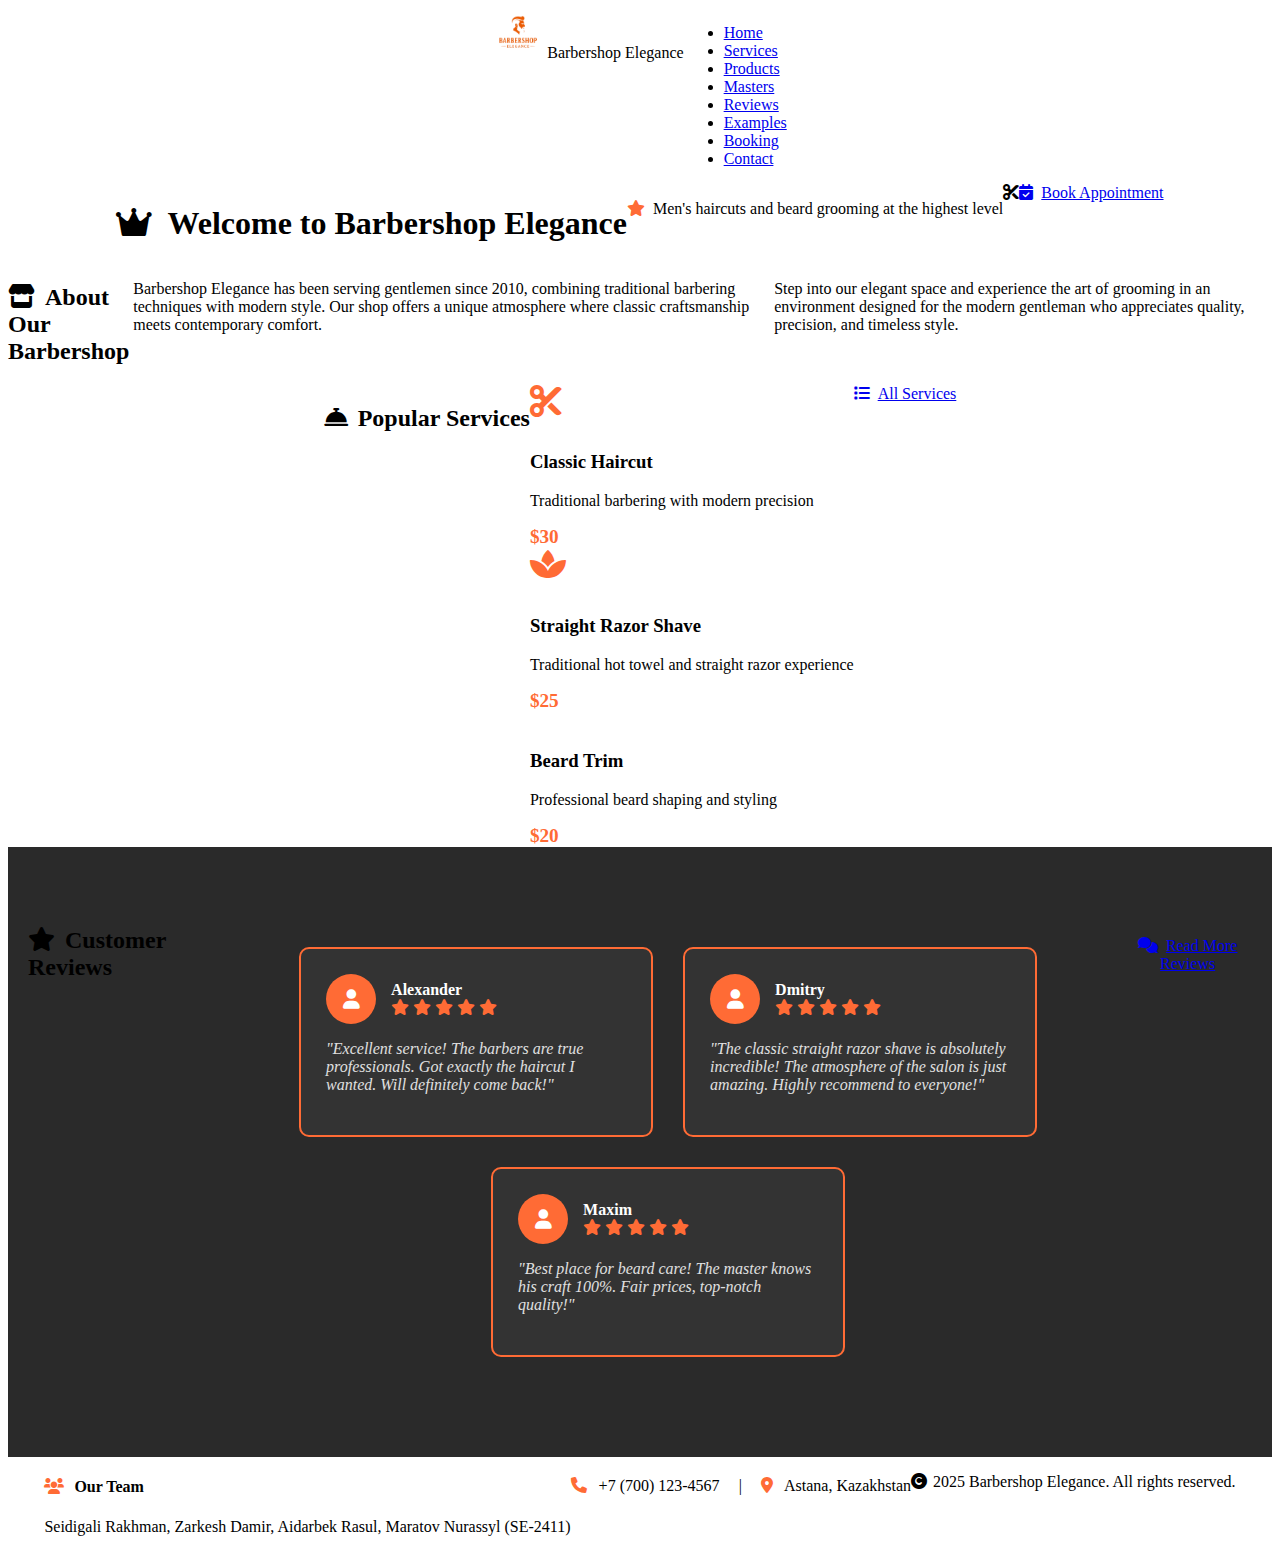
<file: index.html>
<!DOCTYPE html>
<html lang="en">
<head>
    <meta charset="UTF-8">
    <meta name="viewport" content="width=device-width, initial-scale=1.0">
    <title>Barbershop Elegance - Professional Men's Grooming</title>
    <!-- Step 1: Link external CSS file -->
    <link rel="stylesheet" href="style.css">
    <link href="https://fonts.googleapis.com/css2?family=Inter:wght@400;500;600;700&display=swap" rel="stylesheet">
    <link rel="stylesheet" href="https://cdnjs.cloudflare.com/ajax/libs/font-awesome/6.0.0/css/all.min.css">
</head>
<body>
    <!-- Header with ID selector -->
    <header id="main-header">
        <nav class="header-nav container">
            <div class="logo">
                <img src="logotype.png" alt="Barbershop Logo" style="width: 50px; height: 50px;">
                Barbershop Elegance
            </div>
            <!-- Step 6: Navigation Menu -->
            <ul class="nav-menu">
                <li><a href="index.html">Home</a></li>
                <li><a href="services.html">Services</a></li>
                <li><a href="products.html">Products</a></li>
                <li><a href="masters.html">Masters</a></li>
                <li><a href="reviews.html">Reviews</a></li>
                <li><a href="examples.html">Examples</a></li>
                <li><a href="booking.html">Booking</a></li>
                <li><a href="contact.html">Contact</a></li>
            </ul>
        </nav>
    </header>

    <!-- Hero Section with ID -->
    <section id="hero-section">
        <div class="container">
            <h1><i class="fas fa-crown" style="margin-right: 15px;"></i>Welcome to Barbershop Elegance</h1>
            <p><i class="fas fa-star" style="margin-right: 8px; color: #ff6b35;"></i>Men's haircuts and beard grooming at the highest level</p>
            <!-- Step 7: Circular image using border-radius: 50% -->
            <div class="hero-image">
                <i class="fas fa-scissors"></i>
            </div>
            <a href="booking.html" class="btn-primary"><i class="fas fa-calendar-check" style="margin-right: 8px;"></i>Book Appointment</a>
        </div>
    </section>

    <!-- About Section -->
    <section id="about-section">
        <div class="container">
            <h2><i class="fas fa-store" style="margin-right: 10px;"></i>About Our Barbershop</h2>
            <p>Barbershop Elegance has been serving gentlemen since 2010, combining traditional barbering techniques with modern style. Our shop offers a unique atmosphere where classic craftsmanship meets contemporary comfort.</p>
            <p>Step into our elegant space and experience the art of grooming in an environment designed for the modern gentleman who appreciates quality, precision, and timeless style.</p>
            <!-- Step 7: Image styling -->
            <div class="about-image"></div>
        </div>
    </section>

    <!-- Services Section -->
    <section class="services-section">
        <div class="container">
            <h2><i class="fas fa-concierge-bell" style="margin-right: 10px;"></i>Popular Services</h2>
            <!-- Step 5: Box Model with margin, padding, border -->
            <div class="service-grid">
                <div class="service-card">
                    <i class="fas fa-cut" style="font-size: 2rem; color: #ff6b35; margin-bottom: 1rem;"></i>
                    <h3>Classic Haircut</h3>
                    <p>Traditional barbering with modern precision</p>
                    <span style="font-size: 1.2rem; font-weight: bold; color: #ff6b35;">$30</span>
                </div>
                <div class="service-card">
                    <i class="fas fa-spa" style="font-size: 2rem; color: #ff6b35; margin-bottom: 1rem;"></i>
                    <h3>Straight Razor Shave</h3>
                    <p>Traditional hot towel and straight razor experience</p>
                    <span style="font-size: 1.2rem; font-weight: bold; color: #ff6b35;">$25</span>
                </div>
                <div class="service-card">
                    <i class="fas fa-beard" style="font-size: 2rem; color: #ff6b35; margin-bottom: 1rem;"></i>
                    <h3>Beard Trim</h3>
                    <p>Professional beard shaping and styling</p>
                    <span style="font-size: 1.2rem; font-weight: bold; color: #ff6b35;">$20</span>
                </div>
            </div>
            <div style="text-align: center;">
                <a href="services.html" class="btn-secondary"><i class="fas fa-list" style="margin-right: 8px;"></i>All Services</a>
            </div>
        </div>
    </section>

    <!-- Reviews Section -->
    <section style="padding: 60px 20px; background-color: #2a2a2a;">
        <div class="container">
            <h2><i class="fas fa-star" style="margin-right: 10px;"></i>Customer Reviews</h2>
            <!-- Reviews Grid -->
            <div style="display: flex; flex-wrap: wrap; justify-content: center; gap: 30px; margin: 40px 0;">
                <!-- Review 1 -->
                <div style="background: #333333; padding: 25px; border-radius: 10px; max-width: 300px; border: 2px solid #ff6b35;">
                    <div style="display: flex; align-items: center; margin-bottom: 15px;">
                        <div style="width: 50px; height: 50px; background-color: #ff6b35; border-radius: 50%; display: flex; align-items: center; justify-content: center; margin-right: 15px;">
                            <i class="fas fa-user" style="color: white; font-size: 1.2rem;"></i>
                        </div>
                        <div>
                            <h4 style="color: white; margin: 0;">Alexander</h4>
                            <div style="color: #ff6b35;">
                                <i class="fas fa-star"></i>
                                <i class="fas fa-star"></i>
                                <i class="fas fa-star"></i>
                                <i class="fas fa-star"></i>
                                <i class="fas fa-star"></i>
                            </div>
                        </div>
                    </div>
                    <p style="color: #e0e0e0; font-style: italic;">"Excellent service! The barbers are true professionals. Got exactly the haircut I wanted. Will definitely come back!"</p>
                </div>

                <!-- Review 2 -->
                <div style="background: #333333; padding: 25px; border-radius: 10px; max-width: 300px; border: 2px solid #ff6b35;">
                    <div style="display: flex; align-items: center; margin-bottom: 15px;">
                        <div style="width: 50px; height: 50px; background-color: #ff6b35; border-radius: 50%; display: flex; align-items: center; justify-content: center; margin-right: 15px;">
                            <i class="fas fa-user" style="color: white; font-size: 1.2rem;"></i>
                        </div>
                        <div>
                            <h4 style="color: white; margin: 0;">Dmitry</h4>
                            <div style="color: #ff6b35;">
                                <i class="fas fa-star"></i>
                                <i class="fas fa-star"></i>
                                <i class="fas fa-star"></i>
                                <i class="fas fa-star"></i>
                                <i class="fas fa-star"></i>
                            </div>
                        </div>
                    </div>
                    <p style="color: #e0e0e0; font-style: italic;">"The classic straight razor shave is absolutely incredible! The atmosphere of the salon is just amazing. Highly recommend to everyone!"</p>
                </div>

                <!-- Review 3 -->
                <div style="background: #333333; padding: 25px; border-radius: 10px; max-width: 300px; border: 2px solid #ff6b35;">
                    <div style="display: flex; align-items: center; margin-bottom: 15px;">
                        <div style="width: 50px; height: 50px; background-color: #ff6b35; border-radius: 50%; display: flex; align-items: center; justify-content: center; margin-right: 15px;">
                            <i class="fas fa-user" style="color: white; font-size: 1.2rem;"></i>
                        </div>
                        <div>
                            <h4 style="color: white; margin: 0;">Maxim</h4>
                            <div style="color: #ff6b35;">
                                <i class="fas fa-star"></i>
                                <i class="fas fa-star"></i>
                                <i class="fas fa-star"></i>
                                <i class="fas fa-star"></i>
                                <i class="fas fa-star"></i>
                            </div>
                        </div>
                    </div>
                    <p style="color: #e0e0e0; font-style: italic;">"Best place for beard care! The master knows his craft 100%. Fair prices, top-notch quality!"</p>
                </div>
            </div>
            
            <div style="text-align: center; margin-top: 30px;">
                <a href="reviews.html" class="btn-secondary"><i class="fas fa-comments" style="margin-right: 8px;"></i>Read More Reviews</a>
            </div>
        </div>
    </section>

    <!-- Footer -->
    <footer class="footer-section">
        <div class="container">
            <div class="team-section">
                <h4><i class="fas fa-users" style="margin-right: 10px; color: #ff6b35;"></i>Our Team</h4>
                <p>Seidigali Rakhman, Zarkesh Damir, Aidarbek Rasul, Maratov Nurassyl (SE-2411)</p>
            </div>
            <div style="margin: 20px 0;">
                <i class="fas fa-phone" style="color: #ff6b35; margin-right: 8px;"></i>
                <span>+7 (700) 123-4567</span>
                <span style="margin: 0 15px;">|</span>
                <i class="fas fa-map-marker-alt" style="color: #ff6b35; margin-right: 8px;"></i>
                <span>Astana, Kazakhstan</span>
            </div>
            <p><i class="fas fa-copyright" style="margin-right: 5px;"></i>2025 Barbershop Elegance. All rights reserved.</p>
        </div>
    </footer>
</body>
</html>
</file>
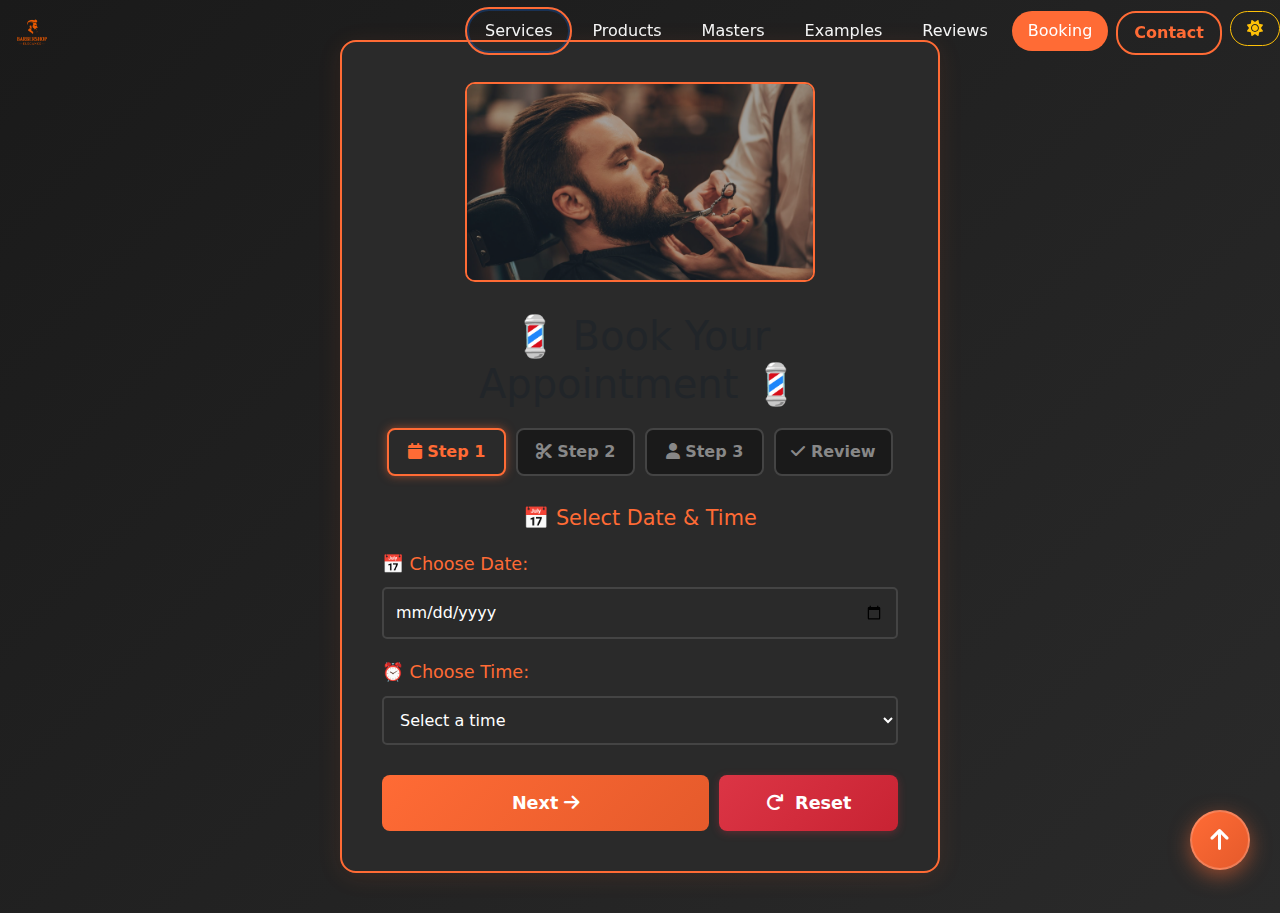
<file: booking.html>
<!DOCTYPE html>
<html lang="en">
<head>
    <meta charset="UTF-8">
    <meta name="viewport" content="width=device-width, initial-scale=1.0">
    <title>Booking - Barbershop Elegance</title>
    <link href="https://cdn.jsdelivr.net/npm/bootstrap@5.3.0/dist/css/bootstrap.min.css" rel="stylesheet">
    <link rel="stylesheet" href="style.css">
    <link class = "icon" rel = "shortcut icon" href = "logotype.png" type = "image/x-icon">
    <link rel="stylesheet" href="https://cdnjs.cloudflare.com/ajax/libs/font-awesome/6.0.0/css/all.min.css">
    <!-- jQuery CDN -->
    <script src="https://ajax.googleapis.com/ajax/libs/jquery/3.7.1/jquery.min.js"></script>
    <script src="accordeon_date.js"></script>
    <style>
        .booking-container {
            display: flex;
            flex-direction: column;
            align-items: center;
            max-width: 600px;
            margin: 40px auto;
            background: #2a2a2a;
            border: 2px solid #ff6b35;
            border-radius: 16px;
            padding: 40px;
            box-shadow: 0 4px 24px rgba(255, 107, 53, 0.1);
        }
        
        .booking-image {
            width: 100%;
            max-width: 350px;
            height: 200px;
            object-fit: cover;
            border-radius: 10px;
            margin-bottom: 30px;
            border: 2px solid #ff6b35;
        }
        
        .booking-form {
            width: 100%;
        }
        
        /* Multi-step form styles */
        .form-step {
            display: none;
            animation: fadeIn 0.5s ease-in;
        }
        
        .form-step.active {
            display: block;
        }
        
        @keyframes fadeIn {
            from {
                opacity: 0;
                transform: translateX(20px);
            }
            to {
                opacity: 1;
                transform: translateX(0);
            }
        }
        
        .step-indicator {
            display: flex;
            justify-content: space-between;
            margin-bottom: 30px;
            width: 100%;
        }
        
        .step {
            flex: 1;
            text-align: center;
            padding: 10px;
            background: #1a1a1a;
            border: 2px solid #444;
            border-radius: 8px;
            margin: 0 5px;
            color: #888;
            font-weight: 600;
            transition: all 0.3s ease;
        }
        
        .step.completed {
            background: #ff6b35;
            border-color: #ff6b35;
            color: white;
        }
        
        .step.active {
            background: #2a2a2a;
            border-color: #ff6b35;
            color: #ff6b35;
            box-shadow: 0 0 10px rgba(255, 107, 53, 0.5);
        }
        
        .booking-form label {
            display: block;
            color: #ff6b35;
            margin-top: 15px;
            margin-bottom: 5px;
            font-weight: 500;
            font-size: 1.1rem;
        }
        
        .booking-form input,
        .booking-form select {
            width: 100%;
            padding: 12px;
            border: 2px solid #444;
            border-radius: 5px;
            margin: 5px 0;
            background-color: #2a2a2a;
            color: white;
            font-size: 1rem;
        }
        
        .booking-form select option {
            background-color: #2a2a2a;
            color: white;
        }
        
        .booking-form input:focus,
        .booking-form select:focus {
            border-color: #ff6b35;
            outline: none;
            box-shadow: 0 0 5px rgba(255, 107, 53, 0.3);
        }
        
        .form-navigation {
            display: flex;
            justify-content: space-between;
            align-items: center;
            margin-top: 25px;
            gap: 10px;
            flex-wrap: wrap;
        }
        
        .form-navigation button {
            flex: 1;
            min-width: 120px;
            padding: 15px;
            font-size: 1.1rem;
            font-weight: 600;
            border: none;
            border-radius: 8px;
            cursor: pointer;
            transition: all 0.3s ease;
        }
        
        .btn-prev {
            background: #444;
            color: white;
        }
        
        .btn-prev:hover {
            background: #555;
            transform: translateY(-2px);
        }
        
        .btn-next,
        .btn-submit {
            background: linear-gradient(135deg, #ff6b35 0%, #e55a2b 100%);
            color: white;
        }
        
        .btn-next:hover,
        .btn-submit:hover {
            transform: translateY(-2px);
            box-shadow: 0 4px 15px rgba(255, 107, 53, 0.4);
        }
        
        .btn-next:disabled,
        .btn-submit:disabled {
            background: #666;
            cursor: not-allowed;
            transform: none;
        }
        
        .btn-reset {
            background: linear-gradient(135deg, #dc3545 0%, #c82333 100%);
            color: white;
            border: none;
            padding: 15px;
            border-radius: 8px;
            font-weight: 600;
            cursor: pointer;
            transition: all 0.3s ease;
            box-shadow: 0 2px 8px rgba(220, 53, 69, 0.3);
            flex: 0.5 !important;
            font-size: 1rem;
        }
        
        .btn-reset:hover {
            transform: translateY(-2px);
            box-shadow: 0 4px 15px rgba(220, 53, 69, 0.5);
            background: linear-gradient(135deg, #c82333 0%, #bd2130 100%);
        }
        
        .btn-reset:active {
            transform: scale(0.95);
            box-shadow: 0 2px 8px rgba(220, 53, 69, 0.3);
        }
        
        .btn-reset i {
            margin-right: 5px;
        }
        
        .step-title {
            text-align: center;
            color: #ff6b35;
            margin-bottom: 20px;
            font-size: 1.3rem;
        }
        
        .summary-section {
            background: #1a1a1a;
            padding: 20px;
            border-radius: 10px;
            border: 2px solid #ff6b35;
            margin-top: 20px;
        }
        
        .summary-item {
            display: flex;
            justify-content: space-between;
            padding: 10px 0;
            border-bottom: 1px solid #444;
            color: #f5f5f5;
        }
        
        .summary-item:last-child {
            border-bottom: none;
        }
        
        .summary-label {
            color: #ff6b35;
            font-weight: 600;
        }
        
        /* Copy to Clipboard Button Styles */
        .copy-booking-btn {
            display: inline-flex;
            align-items: center;
            gap: 8px;
            background: linear-gradient(135deg, #28a745 0%, #218838 100%);
            color: white;
            border: none;
            padding: 12px 24px;
            border-radius: 8px;
            font-size: 1rem;
            font-weight: 600;
            cursor: pointer;
            transition: all 0.3s ease;
            margin-top: 20px;
            box-shadow: 0 2px 8px rgba(40, 167, 69, 0.3);
            width: 100%;
            justify-content: center;
        }
        
        .copy-booking-btn:hover {
            background: linear-gradient(135deg, #218838 0%, #1e7e34 100%);
            transform: translateY(-2px);
            box-shadow: 0 4px 15px rgba(40, 167, 69, 0.5);
        }
        
        .copy-booking-btn.copied {
            background: linear-gradient(135deg, #17a2b8 0%, #138496 100%);
            animation: pulse 0.5s ease;
        }
        
        .copy-booking-btn i {
            font-size: 1.1rem;
        }
        
        @keyframes pulse {
            0%, 100% {
                transform: scale(1);
            }
            50% {
                transform: scale(1.05);
            }
        }
        
        /* Tooltip for Copy Button */
        .copy-tooltip {
            position: relative;
        }
        
        .copy-tooltip-text {
            visibility: hidden;
            background-color: #555;
            color: #fff;
            text-align: center;
            padding: 8px 12px;
            border-radius: 6px;
            position: absolute;
            z-index: 1;
            bottom: 125%;
            left: 50%;
            transform: translateX(-50%);
            opacity: 0;
            transition: opacity 0.3s, visibility 0.3s;
            white-space: nowrap;
            font-size: 0.9rem;
            box-shadow: 0 2px 8px rgba(0,0,0,0.3);
        }
        
        .copy-tooltip-text::after {
            content: "";
            position: absolute;
            top: 100%;
            left: 50%;
            margin-left: -5px;
            border-width: 5px;
            border-style: solid;
            border-color: #555 transparent transparent transparent;
        }
        
        .copy-tooltip-text.show {
            visibility: visible;
            opacity: 1;
        }
        
        @media (max-width: 768px) {
            .booking-container {
                margin: 20px;
                padding: 30px 20px;
            }
            
            .step {
                font-size: 0.8rem;
                padding: 8px 5px;
            }
            
            .form-navigation {
                flex-direction: column;
            }
            
            .form-navigation button {
                width: 100%;
                margin-bottom: 10px;
            }
            
            .btn-reset {
                flex: 1 !important;
                order: 3;
            }
            
            .btn-prev {
                order: 1;
            }
            
            .btn-next,
            .btn-submit {
                order: 2;
            }
            
        }
        
        
        .summary-item {
            font-size: 0.9rem;
        }
        
        .copy-booking-btn {
            font-size: 0.9rem;
            padding: 10px 20px;
        }
        
        .copy-tooltip-text {
            font-size: 0.8rem;
            padding: 6px 10px;
        }
    </style>
</head>
<body>
    <nav class="navbar navbar-expand-lg navbar-dark fixed-top">
        <div class="container">
            <a class="navbar-brand" href="index.html">
                <img src="logotype.png" alt="Barbershop Elegance Logo" height="40">
            </a>
        </div>
        <button class="navbar-toggler" type="button" data-bs-toggle="collapse" data-bs-target="#navbarNav">
            <span class="navbar-toggler-icon"></span>
        </button>
        <div class="collapse navbar-collapse" id="navbarNav">
            <ul class="navbar-nav ms-auto">
                <li class="nav-item me-2">
                    <a class="nav-link px-3 py-2" href="services.html" 
                       style="color: #f5f5f5 !important; font-weight: 500; border-radius: 20px; transition: all 0.3s ease;"
                       onmouseover="this.style.backgroundColor='#ff6b35';" 
                       onmouseout="this.style.backgroundColor='transparent';">Services</a>
                    </li>
                    <li class="nav-item me-2">
                        <a class="nav-link px-3 py-2" href="products.html" 
                           style="color: #f5f5f5 !important; font-weight: 500; border-radius: 20px; transition: all 0.3s ease;"
                           onmouseover="this.style.backgroundColor='#ff6b35';" 
                           onmouseout="this.style.backgroundColor='transparent';">Products</a>
                    </li>
                    <li class="nav-item me-2">
                        <a class="nav-link px-3 py-2" href="masters.html" 
                           style="color: #f5f5f5 !important; font-weight: 500; border-radius: 20px; transition: all 0.3s ease;"
                           onmouseover="this.style.backgroundColor='#ff6b35';" 
                           onmouseout="this.style.backgroundColor='transparent';">Masters</a>
                    </li>
                    <li class="nav-item me-2">
                        <a class="nav-link px-3 py-2" href="examples.html" 
                           style="color: #f5f5f5 !important; font-weight: 500; border-radius: 20px; transition: all 0.3s ease;"
                           onmouseover="this.style.backgroundColor='#ff6b35';" 
                           onmouseout="this.style.backgroundColor='transparent';">Examples</a>
                    </li>
                    <li class="nav-item me-2">
                        <a class="nav-link px-3 py-2" href="reviews.html" 
                           style="color: #f5f5f5 !important; font-weight: 500; border-radius: 20px; transition: all 0.3s ease;"
                           onmouseover="this.style.backgroundColor='#ff6b35';" 
                           onmouseout="this.style.backgroundColor='transparent';">Reviews</a>
                    </li>
                    <li class="nav-item me-2">
                        <a class="nav-link active px-3 py-2" aria-current="page" href="booking.html" 
                           style="border-radius: 20px; background-color: #ff6b35; color: white !important; font-weight: 500;">Booking</a>
                    </li>
                    <li class="nav-item">
                        <a class="nav-link px-3 py-2" href="contact.html" 
                           style="border: 2px solid #ff6b35; border-radius: 20px; color: #ff6b35 !important; font-weight: 600; transition: all 0.3s ease;"
                           onmouseover="this.style.backgroundColor='#ff6b35'; this.style.color='white';" 
                           onmouseout="this.style.backgroundColor='transparent'; this.style.color='#ff6b35';">Contact</a>
                    </li>
                    <li class="nav-item ms-2">
                        <button id="theme-toggle" class="btn btn-outline-warning px-3 py-2" 
                                style="border-radius: 20px; font-weight: 500; transition: all 0.3s ease; line-height: 1;"
                                aria-label="Toggle theme">
                            <i class="fas fa-sun" id="theme-icon"></i>
                        </button>
                    </li>
                </ul>
            </div>
        </div>
    </nav>
    
    <div class="booking-container">
        <img src="booking.png" 
             alt="Barbershop Booking" 
             class="booking-image">
        <h1 style="margin-bottom: 20px; text-align: center;">💈 Book Your Appointment 💈</h1>
        
        <!-- Step Indicator -->
        <div class="step-indicator">
            <div class="step active" id="step-indicator-1">
                <i class="fas fa-calendar"></i> Step 1
            </div>
            <div class="step" id="step-indicator-2">
                <i class="fas fa-cut"></i> Step 2
            </div>
            <div class="step" id="step-indicator-3">
                <i class="fas fa-user"></i> Step 3
            </div>
            <div class="step" id="step-indicator-4">
                <i class="fas fa-check"></i> Review
            </div>
        </div>
        
        <form class="booking-form" id="multiStepForm">
            <!-- Step 1: Date & Time -->
            <div class="form-step active" id="step-1">
                <h3 class="step-title">📅 Select Date & Time</h3>
                
                <label for="date">📅 Choose Date:</label>
                <input type="date" id="date" name="date" required>

                <label for="time">⏰ Choose Time:</label>
                <select id="time" name="time" required>
                    <option value="">Select a time</option>
                </select>
                
                <div class="form-navigation">
                    <button type="button" class="btn-next" onclick="nextStep(1)">
                        Next <i class="fas fa-arrow-right"></i>
                    </button>
                    <button type="button" class="btn-reset" onclick="resetForm()">
                        <i class="fas fa-redo"></i> Reset
                    </button>
                </div>
            </div>

            <!-- Step 2: Service Selection -->
            <div class="form-step" id="step-2">
                <h3 class="step-title">✂️ Choose Your Service</h3>
                
                <label for="service">✂️ Service:</label>
                <select id="service" name="service" required>
                    <option value="">Select a service</option>
                    <option value="haircut">💇 Classic Haircut - $30</option>
                    <option value="shave">🪒 Straight Razor Shave - $25</option>
                    <option value="beard-trim">🧔 Beard Trim & Shape - $20</option>
                    <option value="combo">💇🪒 Haircut & Shave Combo - $45</option>
                    <option value="facial">😌 Anti-Stress Facial - $35</option>
                </select>
                
                <label for="barber">👨‍💼 Preferred Barber (Optional):</label>
                <select id="barber" name="barber">
                    <option value="">No preference</option>
                    <option value="alexander">Alexander Thompson</option>
                    <option value="marcus">Marcus Johnson</option>
                    <option value="james">James Wilson</option>
                    <option value="brandon">Brandon Mitchell</option>
                    <option value="tyler">Tyler Anderson</option>
                    <option value="alex">Alex Turner 🎸</option>
                </select>
                
                <div class="form-navigation">
                    <button type="button" class="btn-prev" onclick="prevStep(2)">
                        <i class="fas fa-arrow-left"></i> Back
                    </button>
                    <button type="button" class="btn-next" onclick="nextStep(2)">
                        Next <i class="fas fa-arrow-right"></i>
                    </button>
                    <button type="button" class="btn-reset" onclick="resetForm()">
                        <i class="fas fa-redo"></i> Reset
                    </button>
                </div>
            </div>

            <!-- Step 3: Personal Information -->
            <div class="form-step" id="step-3">
                <h3 class="step-title">👤 Your Information</h3>
                
                <label for="name">👤 Full Name:</label>
                <input type="text" id="name" name="name" required placeholder="John Doe">

                <label for="phone">📞 Phone Number:</label>
                <input type="tel" id="phone" name="phone" required placeholder="+1 (555) 123-4567">
                
                <label for="email">📧 Email (Optional):</label>
                <input type="email" id="email" name="email" placeholder="john@example.com">
                
                <label for="notes">📝 Special Requests (Optional):</label>
                <textarea id="notes" name="notes" rows="3" 
                          style="width: 100%; padding: 12px; border: 2px solid #444; border-radius: 5px; background-color: #2a2a2a; color: white; font-size: 1rem; resize: vertical;"
                          placeholder="Any special requests or notes..."></textarea>
                
                <div class="form-navigation">
                    <button type="button" class="btn-prev" onclick="prevStep(3)">
                        <i class="fas fa-arrow-left"></i> Back
                    </button>
                    <button type="button" class="btn-next" onclick="nextStep(3)">
                        Next <i class="fas fa-arrow-right"></i>
                    </button>
                    <button type="button" class="btn-reset" onclick="resetForm()">
                        <i class="fas fa-redo"></i> Reset
                    </button>
                </div>
            </div>

            <!-- Step 4: Review & Submit -->
            <div class="form-step" id="step-4">
                <h3 class="step-title">✅ Review Your Booking</h3>
                
                <div class="summary-section">
                    <div class="summary-item">
                        <span class="summary-label">� Date:</span>
                        <span id="summary-date">-</span>
                    </div>
                    <div class="summary-item">
                        <span class="summary-label">⏰ Time:</span>
                        <span id="summary-time">-</span>
                    </div>
                    <div class="summary-item">
                        <span class="summary-label">✂️ Service:</span>
                        <span id="summary-service">-</span>
                    </div>
                    <div class="summary-item">
                        <span class="summary-label">👨‍💼 Barber:</span>
                        <span id="summary-barber">-</span>
                    </div>
                    <div class="summary-item">
                        <span class="summary-label">👤 Name:</span>
                        <span id="summary-name">-</span>
                    </div>
                    <div class="summary-item">
                        <span class="summary-label">📞 Phone:</span>
                        <span id="summary-phone">-</span>
                    </div>
                    <div class="summary-item" id="summary-email-row" style="display: none;">
                        <span class="summary-label">📧 Email:</span>
                        <span id="summary-email">-</span>
                    </div>
                    <div class="summary-item" id="summary-notes-row" style="display: none;">
                        <span class="summary-label">📝 Notes:</span>
                        <span id="summary-notes">-</span>
                    </div>
                </div>
                
                <!-- Copy to Clipboard Button -->
                <div class="copy-tooltip">
                    <button type="button" class="copy-booking-btn" id="copyBookingBtn">
                        <i class="fas fa-copy"></i>
                        <span id="copyBtnText">Copy Booking Info</span>
                    </button>
                    <span class="copy-tooltip-text" id="copyTooltip">Copied to clipboard!</span>
                </div>
                
                <div class="form-navigation">
                    <button type="button" class="btn-prev" onclick="prevStep(4)">
                        <i class="fas fa-arrow-left"></i> Back
                    </button>
                    <button type="submit" class="btn-submit">
                        <i class="fas fa-check-circle"></i> Confirm Booking
                    </button>
                    <button type="button" class="btn-reset" onclick="resetForm()">
                        <i class="fas fa-redo"></i> Reset
                    </button>
                </div>
            </div>
        </form>
    </div>

        <!-- Bootstrap 5.3 JS -->
    <script src="https://cdn.jsdelivr.net/npm/bootstrap@5.3.0/dist/js/bootstrap.bundle.min.js"></script>
    <!-- jQuery Features Script (Toast Notifications) -->
    <script src="jquery-features.js"></script>
    <!-- Booking Form Validation -->
    <script src="booking_validate.js"></script>
    <!-- Multi-Step Form -->
    <script src="multistep_form.js"></script>
    <!-- Reset Form Function -->
    <script src="reset_form.js"></script>
    <!-- Copy to Clipboard (jQuery) -->
    <script src="booking_copy.js"></script>
    <!-- Theme Toggle -->
    <script src="theme-toggle.js"></script>
    <script>
    document.body.style.background = "linear-gradient(135deg, #1a1a1a 0%, #2a2a2a 100%)";
    </script>
</body>
</html>

</html>
</file>
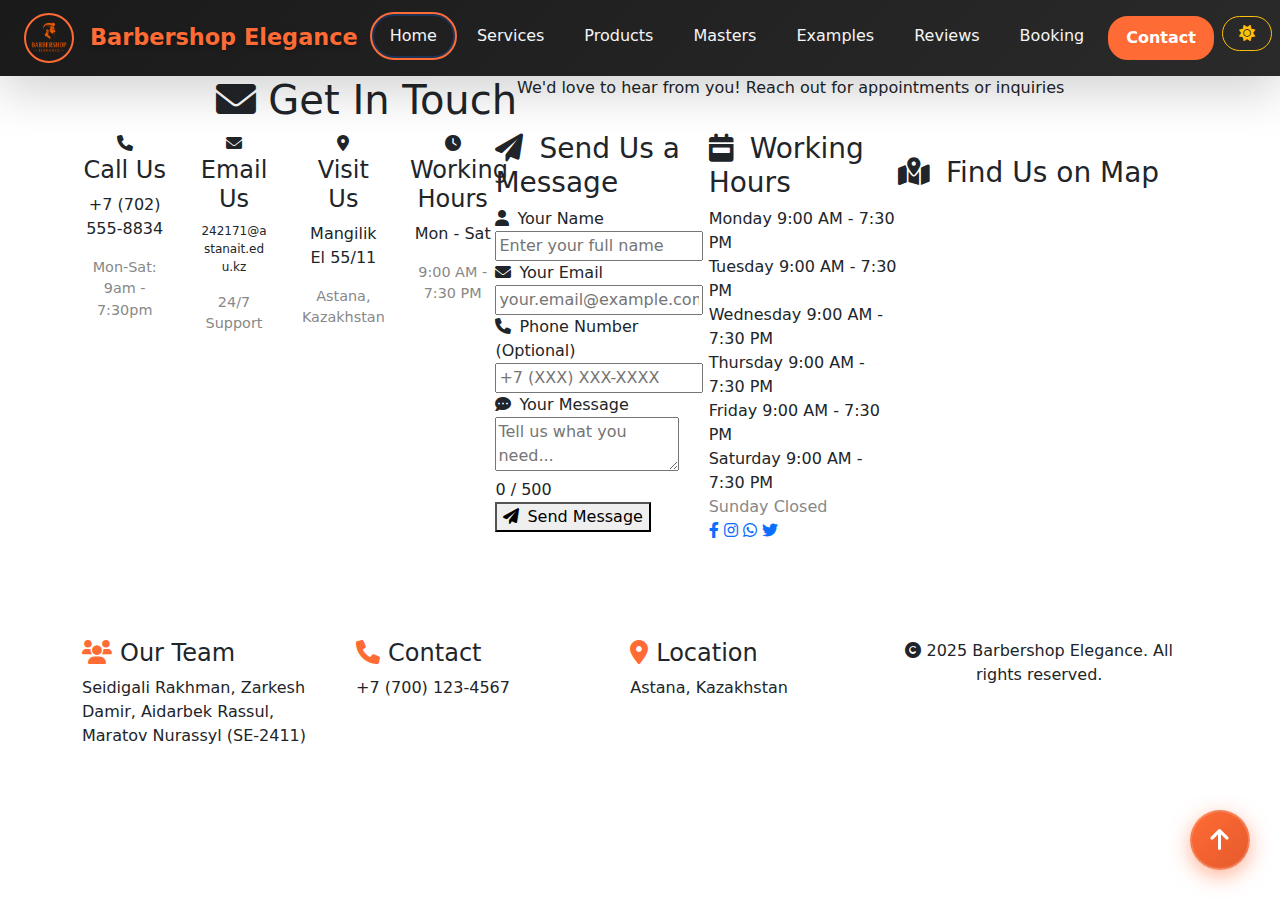
<file: contact.html>
<!DOCTYPE html>
<html lang="en">
<head>
    <meta charset="UTF-8">
    <meta name="viewport" content="width=device-width, initial-scale=1.0">
    <title>Contact Us - Barbershop Elegance</title>
    <!-- Bootstrap 5.3 CSS -->
    <link href="https://cdn.jsdelivr.net/npm/bootstrap@5.3.0/dist/css/bootstrap.min.css" rel="stylesheet">
    <!-- External CSS file -->
    <link rel="stylesheet" href="style.css">
    <link class="icon" rel="shortcut icon" href="logotype.png" type="image/x-icon">
    <link rel="stylesheet" href="https://cdnjs.cloudflare.com/ajax/libs/font-awesome/6.0.0/css/all.min.css">
    <!-- jQuery CDN -->
    <script src="https://ajax.googleapis.com/ajax/libs/jquery/3.7.1/jquery.min.js"></script>
<body>
    <!-- Enhanced Bootstrap Navigation Bar (Task 5) -->
    <nav class="navbar navbar-expand-lg navbar-dark shadow-lg" role="navigation" aria-label="Main navigation"
         style="background: linear-gradient(135deg, #1a1a1a 0%, #2a2a2a 100%);">
        <div class="container-fluid px-4 justify-content-between">
            <a class="navbar-brand d-flex align-items-center" href="index.html" 
               style="font-size: 1.4rem; font-weight: bold;" aria-label="Barbershop Elegance - Home">
                <img src="logotype.png" alt="Barbershop Elegance Logo" 
                     style="width: 50px; height: 50px; border-radius: 50%; border: 2px solid #ff6b35;" class="me-3">
                <span style="color: #ff6b35; text-shadow: 0 2px 4px rgba(0,0,0,0.3);">Barbershop Elegance</span>
            </a>
            <button class="navbar-toggler border-0" type="button" data-bs-toggle="collapse" data-bs-target="#navbarNav" 
                    aria-controls="navbarNav" aria-expanded="false" aria-label="Toggle navigation menu"
                    style="border-radius: 8px; background-color: #ff6b35;">
                <span class="navbar-toggler-icon"></span>
            </button>
            <div class="collapse navbar-collapse justify-content-end" id="navbarNav">
                <ul class="navbar-nav">
                    <li class="nav-item me-2">
                        <a class="nav-link px-3 py-2" href="index.html" 
                           style="color: #f5f5f5 !important; font-weight: 500; border-radius: 20px; transition: all 0.3s ease;"
                           onmouseover="this.style.backgroundColor='#ff6b35';" 
                           onmouseout="this.style.backgroundColor='transparent';">Home</a>
                    </li>
                    <li class="nav-item me-2">
                        <a class="nav-link px-3 py-2" href="services.html" 
                           style="color: #f5f5f5 !important; font-weight: 500; border-radius: 20px; transition: all 0.3s ease;"
                           onmouseover="this.style.backgroundColor='#ff6b35';" 
                           onmouseout="this.style.backgroundColor='transparent';">Services</a>
                    </li>
                    <li class="nav-item me-2">
                        <a class="nav-link px-3 py-2" href="products.html" 
                           style="color: #f5f5f5 !important; font-weight: 500; border-radius: 20px; transition: all 0.3s ease;"
                           onmouseover="this.style.backgroundColor='#ff6b35';" 
                           onmouseout="this.style.backgroundColor='transparent';">Products</a>
                    </li>
                    <li class="nav-item me-2">
                        <a class="nav-link px-3 py-2" href="masters.html" 
                           style="color: #f5f5f5 !important; font-weight: 500; border-radius: 20px; transition: all 0.3s ease;"
                           onmouseover="this.style.backgroundColor='#ff6b35';" 
                           onmouseout="this.style.backgroundColor='transparent';">Masters</a>
                    </li>
                    <li class="nav-item me-2">
                        <a class="nav-link px-3 py-2" href="examples.html" 
                           style="color: #f5f5f5 !important; font-weight: 500; border-radius: 20px; transition: all 0.3s ease;"
                           onmouseover="this.style.backgroundColor='#ff6b35';" 
                           onmouseout="this.style.backgroundColor='transparent';">Examples</a>
                    </li>
                    <li class="nav-item me-2">
                        <a class="nav-link px-3 py-2" href="reviews.html" 
                           style="color: #f5f5f5 !important; font-weight: 500; border-radius: 20px; transition: all 0.3s ease;"
                           onmouseover="this.style.backgroundColor='#ff6b35';" 
                           onmouseout="this.style.backgroundColor='transparent';">Reviews</a>
                    </li>
                    <li class="nav-item me-2">
                        <a class="nav-link px-3 py-2" href="booking.html" 
                           style="color: #f5f5f5 !important; font-weight: 500; border-radius: 20px; transition: all 0.3s ease;"
                           onmouseover="this.style.backgroundColor='#ff6b35';" 
                           onmouseout="this.style.backgroundColor='transparent';">Booking</a>
                    </li>
                    <li class="nav-item">
                        <a class="nav-link active px-3 py-2" aria-current="page" href="contact.html" 
                           style="border: 2px solid #ff6b35; border-radius: 20px; background-color: #ff6b35; color: white !important; font-weight: 600;">Contact</a>
                    </li>
                    <li class="nav-item ms-2">
                        <button id="theme-toggle" class="btn btn-outline-warning px-3 py-2" 
                                style="border-radius: 20px; font-weight: 500; transition: all 0.3s ease; line-height: 1;"
                                aria-label="Toggle theme">
                            <i class="fas fa-sun" id="theme-icon"></i>
                        </button>
                    </li>
                </ul>
            </div>
        </div>
    </nav>

    <!-- Hero Section -->
    <div class="contact-hero">
        <div class="container text-center">
            <h1>
                <i class="fas fa-envelope"></i> Get In Touch
            </h1>
            <p>We'd love to hear from you! Reach out for appointments or inquiries</p>
        </div>
    </div>

    <div class="container pb-5">
        <!-- Contact Info Cards -->
        <div class="row g-4 mb-5">
            <div class="col-lg-3 col-md-6">
                <div class="info-card text-center">
                    <div class="icon-circle">
                        <i class="fas fa-phone"></i>
                    </div>
                    <h4>Call Us</h4>
                    <p>+7 (702) 555-8834</p>
                    <p style="font-size: 0.9rem; color: #888;">Mon-Sat: 9am - 7:30pm</p>
                </div>
            </div>
            
            <div class="col-lg-3 col-md-6">
                <div class="info-card text-center">
                    <div class="icon-circle">
                        <i class="fas fa-envelope"></i>
                    </div>
                    <h4>Email Us</h4>
                    <p style="font-size: 0.75rem; word-break: break-word; padding: 0 10px;">242171@astanait.edu.kz</p>
                    <p style="font-size: 0.9rem; color: #888;">24/7 Support</p>
                </div>
            </div>
            
            <div class="col-lg-3 col-md-6">
                <div class="info-card text-center">
                    <div class="icon-circle">
                        <i class="fas fa-map-marker-alt"></i>
                    </div>
                    <h4>Visit Us</h4>
                    <p>Mangilik El 55/11</p>
                    <p style="font-size: 0.9rem; color: #888;">Astana, Kazakhstan</p>
                </div>
            </div>
            
            <div class="col-lg-3 col-md-6">
                <div class="info-card text-center">
                    <div class="icon-circle">
                        <i class="fas fa-clock"></i>
                    </div>
                    <h4>Working Hours</h4>
                    <p>Mon - Sat</p>
                    <p style="font-size: 0.9rem; color: #888;">9:00 AM - 7:30 PM</p>
                </div>
            </div>
        </div>

        <div class="row g-4">
            <!-- Contact Form -->
            <div class="col-lg-6">
                <div class="contact-form-section" id="contact-form">
                    <h3><i class="fas fa-paper-plane me-3"></i>Send Us a Message</h3>
                    <form class="contact-form" id="contactForm">
                        <div class="form-group">
                            <label for="name">
                                <i class="fas fa-user me-2"></i>Your Name
                            </label>
                            <input type="text" id="name" name="name" placeholder="Enter your full name" required>
                        </div>
                        
                        <div class="form-group">
                            <label for="email">
                                <i class="fas fa-envelope me-2"></i>Your Email
                            </label>
                            <input type="email" id="email" name="email" placeholder="your.email@example.com" required>
                        </div>
                        
                        <div class="form-group">
                            <label for="phone">
                                <i class="fas fa-phone me-2"></i>Phone Number (Optional)
                            </label>
                            <input type="tel" id="phone" name="phone" placeholder="+7 (XXX) XXX-XXXX">
                        </div>
                        
                        <div class="form-group">
                            <label for="message">
                                <i class="fas fa-comment-dots me-2"></i>Your Message
                            </label>
                            <textarea id="message" name="message" placeholder="Tell us what you need..." maxlength="500" required></textarea>
                        </div>
                        
                        <button type="submit" class="btn-submit">
                            <i class="fas fa-paper-plane me-2"></i>Send Message
                        </button>
                    </form>
                </div>
            </div>

            <!-- Working Hours & Map -->
            <div class="col-lg-6">
                <!-- Working Hours -->
                <div class="working-hours">
                    <h3><i class="fas fa-calendar-week me-3"></i>Working Hours</h3>
                    <div class="hours-item">
                        <span class="day">Monday</span>
                        <span class="time">9:00 AM - 7:30 PM</span>
                    </div>
                    <div class="hours-item">
                        <span class="day">Tuesday</span>
                        <span class="time">9:00 AM - 7:30 PM</span>
                    </div>
                    <div class="hours-item">
                        <span class="day">Wednesday</span>
                        <span class="time">9:00 AM - 7:30 PM</span>
                    </div>
                    <div class="hours-item">
                        <span class="day">Thursday</span>
                        <span class="time">9:00 AM - 7:30 PM</span>
                    </div>
                    <div class="hours-item">
                        <span class="day">Friday</span>
                        <span class="time">9:00 AM - 7:30 PM</span>
                    </div>
                    <div class="hours-item">
                        <span class="day">Saturday</span>
                        <span class="time">9:00 AM - 7:30 PM</span>
                    </div>
                    <div class="hours-item" style="border-left-color: #888;">
                        <span class="day" style="color: #888;">Sunday</span>
                        <span class="time" style="color: #888;">Closed</span>
                    </div>
                    
                    <!-- Social Links -->
                    <div class="social-links">
                        <a href="#" title="Facebook"><i class="fab fa-facebook-f"></i></a>
                        <a href="#" title="Instagram"><i class="fab fa-instagram"></i></a>
                        <a href="#" title="WhatsApp"><i class="fab fa-whatsapp"></i></a>
                        <a href="#" title="Twitter"><i class="fab fa-twitter"></i></a>
                    </div>
                </div>
            </div>
        </div>

        <!-- Map Section -->
        <div class="row mt-4">
            <div class="col-12">
                <div class="map-section">
                    <h3><i class="fas fa-map-marked-alt me-3"></i>Find Us on Map</h3>
                    <iframe
  src="https://www.openstreetmap.org/export/embed.html?bbox=71.411839%2C51.084308%2C71.423839%2C51.096308&layer=mapnik&marker=51.090308%2C71.417839"
  allowfullscreen
  loading="lazy"
  referrerpolicy="no-referrer-when-downgrade">
</iframe>

                </div>
            </div>
        </div>
    </div>

    </div>

    <footer class="footer-section py-5">
        <div class="container">
            <div class="row">
                <div class="col-md-4 mb-3">
                    <h4><i class="fas fa-users me-2" style="color: #ff6b35;"></i>Our Team</h4>
                    <p>Seidigali Rakhman, Zarkesh Damir, Aidarbek Rassul, Maratov Nurassyl (SE-2411)</p>
                </div>
                <div class="col-md-4 mb-3">
                    <h4><i class="fas fa-phone me-2" style="color: #ff6b35;"></i>Contact</h4>
                    <p>+7 (700) 123-4567</p>
                </div>
                <div class="col-md-4 mb-3">
                    <h4><i class="fas fa-map-marker-alt me-2" style="color: #ff6b35;"></i>Location</h4>
                    <p>Astana, Kazakhstan</p>
                </div>
            </div>
            <hr class="my-3" style="border-color: #ff6b35;">
            <p class="text-center mb-0">
                <i class="fas fa-copyright me-1"></i>2025 Barbershop Elegance. All rights reserved.
            </p>
        </div>
    </footer>

    <!-- Bootstrap 5.3 JS -->
    <script src="https://cdn.jsdelivr.net/npm/bootstrap@5.3.0/dist/js/bootstrap.bundle.min.js"></script>
    <!-- jQuery Features Script -->
    <script src="jquery-features.js"></script>
    <!-- Contact Form Handler -->
    <script src="contact_form.js"></script>
    <!-- Accordion and Navigation -->
    <script src="accordeon_date.js"></script>
    <!-- Theme Toggle -->
    <script src="theme-toggle.js"></script>
    <script>
        document.addEventListener('DOMContentLoaded', function() {
            const authorizedPhone = typeof BookingAuth !== 'undefined' ? BookingAuth.getUserPhone() : null;
            if (authorizedPhone) {
                const phoneInput = document.getElementById('phone');
                if (phoneInput) {
                    phoneInput.value = authorizedPhone;
                }
            }
        });
    </script>
</body>
</html>
</file>
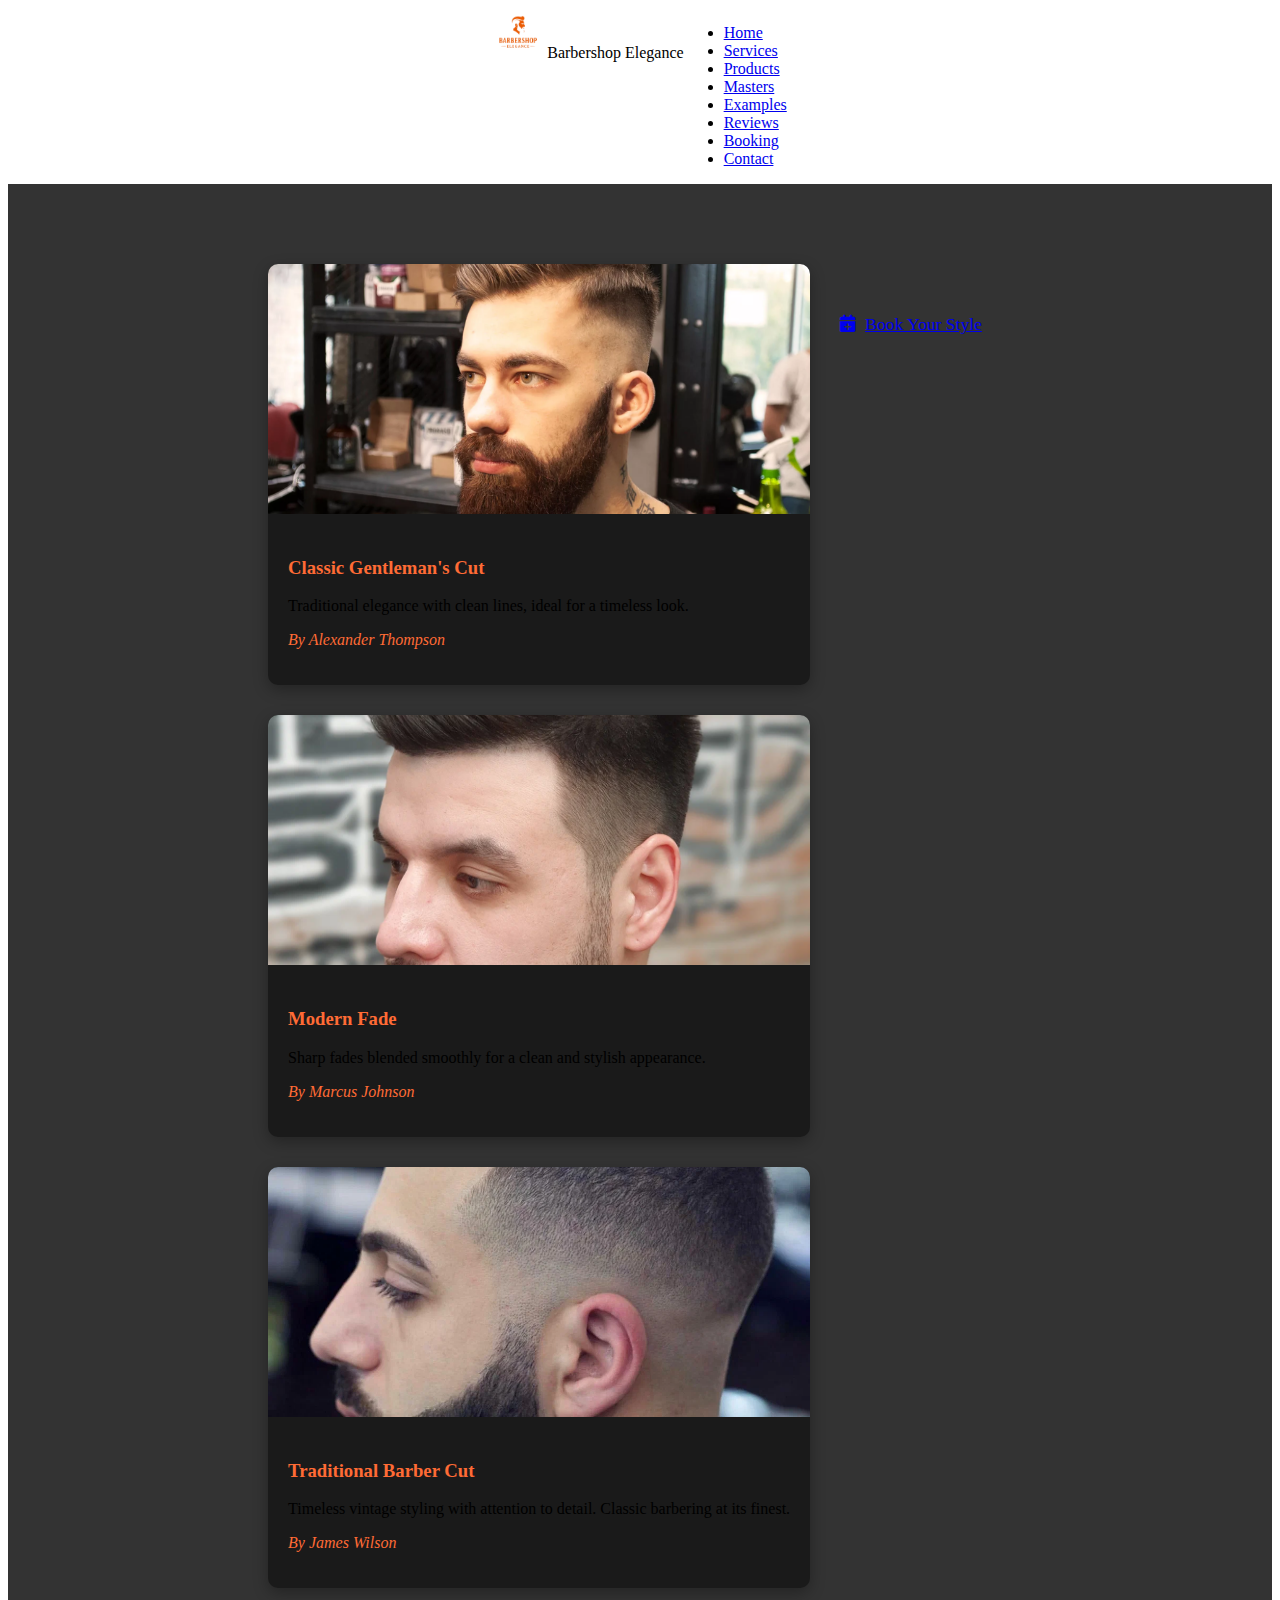
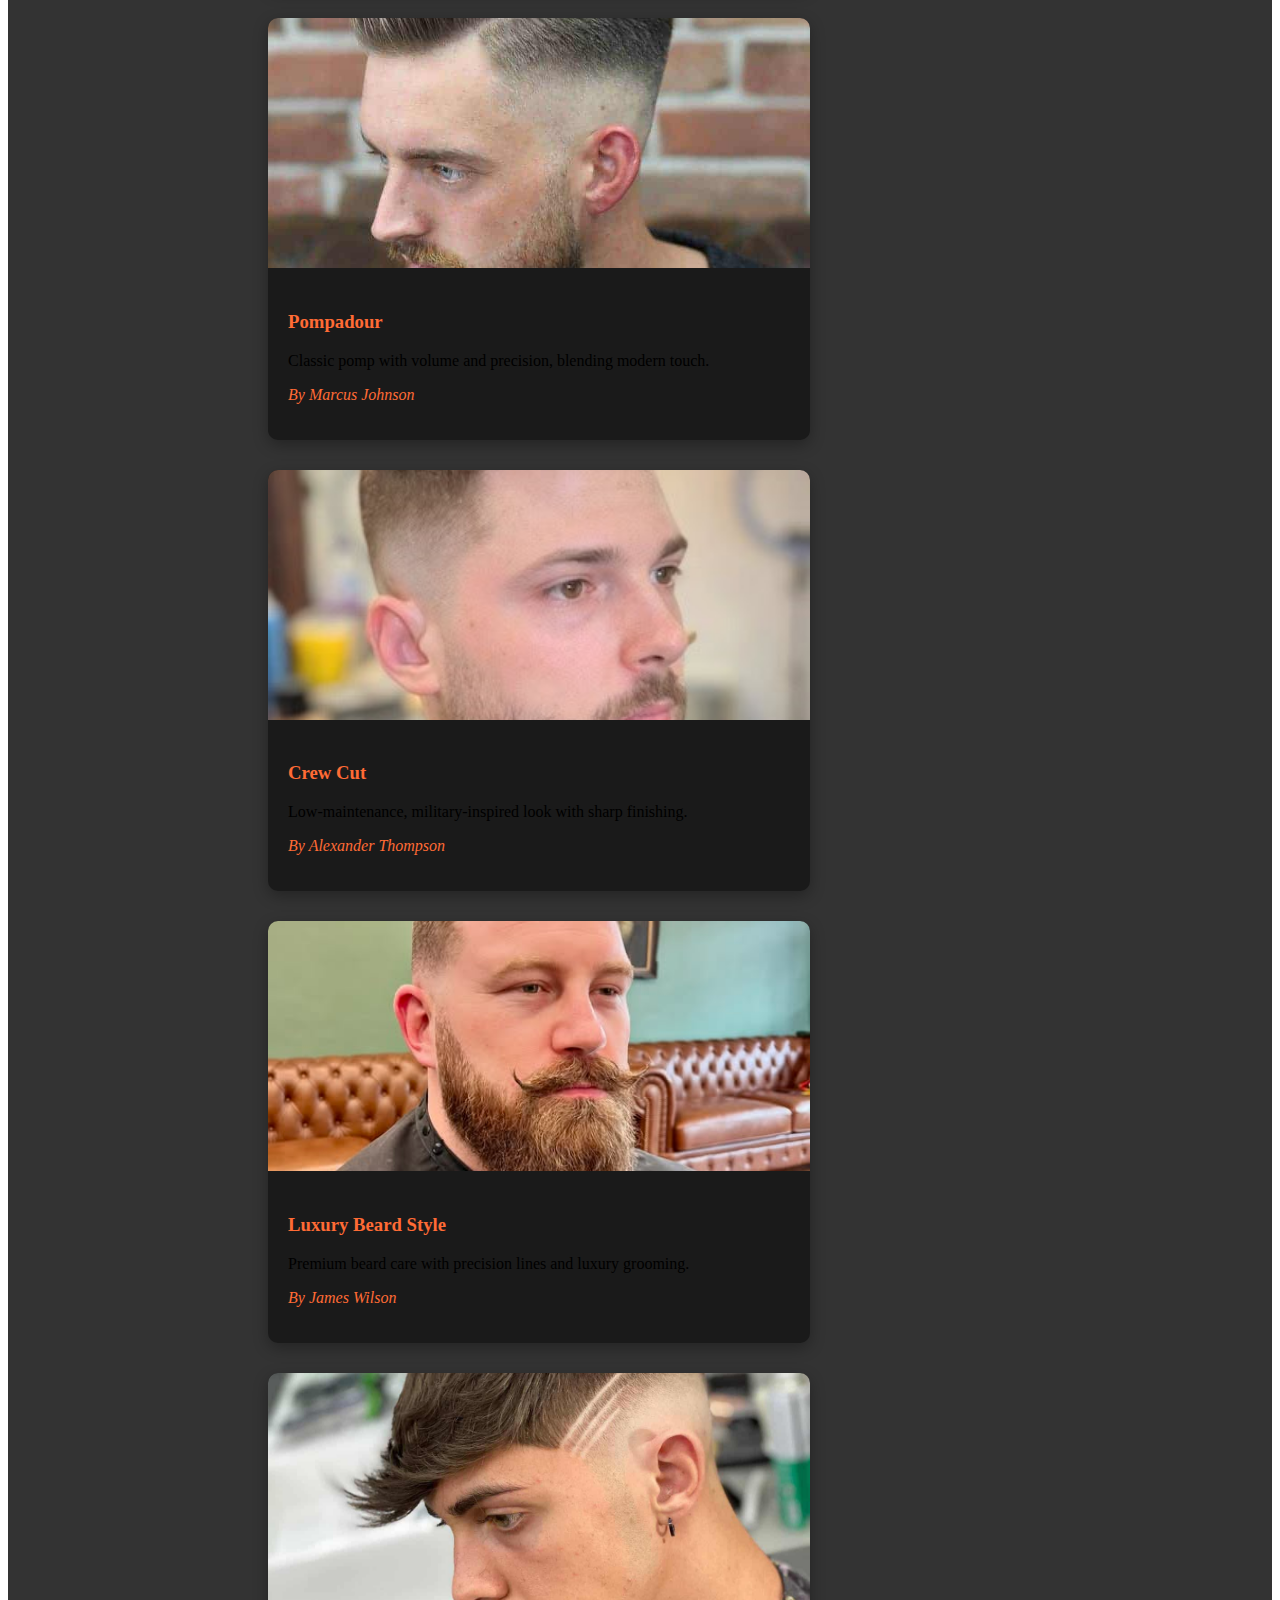
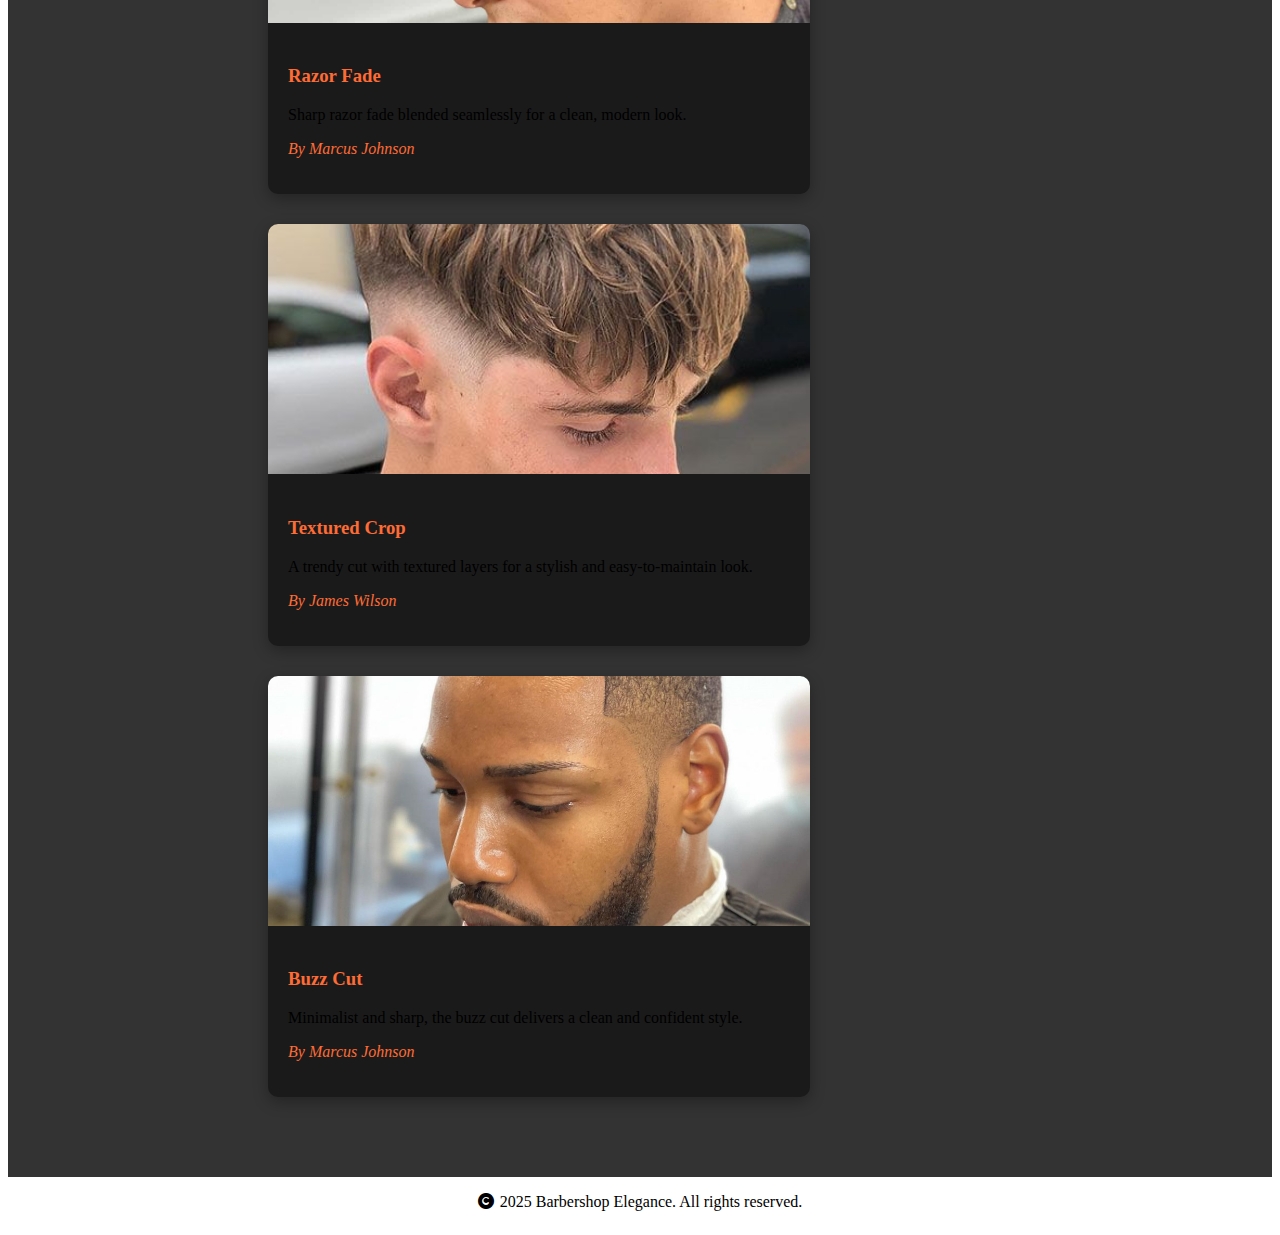
<file: Examples.html>
<!DOCTYPE html>
<html lang="en">
<head>
  <meta charset="UTF-8">
  <meta name="viewport" content="width=device-width, initial-scale=1.0">
  <title>Work Examples - Barbershop Elegance</title>
  <link rel="stylesheet" href="style.css">
  <link href="https://fonts.googleapis.com/css2?family=Inter:wght@400;500;600;700&display=swap" rel="stylesheet">
  <link rel="stylesheet" href="https://cdnjs.cloudflare.com/ajax/libs/font-awesome/6.0.0/css/all.min.css">
</head>
<body class="examples_body">

  <header id="main-header">
    <nav class="header-nav container">
      <div class="logo">
        <img src="logotype.png" alt="Barbershop Logo" style="width: 50px; height: 50px;">
        Barbershop Elegance
      </div>
      <ul class="nav-menu">
        <li><a href="index.html">Home</a></li>
        <li><a href="services.html">Services</a></li>
        <li><a href="products.html">Products</a></li>
        <li><a href="masters.html">Masters</a></li>
        <li><a href="examples.html" class="active">Examples</a></li>
        <li><a href="reviews.html">Reviews</a></li>
        <li><a href="booking.html">Booking</a></li>
        <li><a href="contact.html">Contact</a></li>
      </ul>
    </nav>
  </header>

  <section class="services-section" style="background-color: #333; padding: 80px 20px;">
  <div class="container">
    <div style="display: grid; grid-template-columns: repeat(auto-fit, minmax(300px, 1fr)); gap: 30px;">
      
      <!-- Example 1 -->
      <div style="background: #1a1a1a; border-radius: 10px; overflow: hidden; box-shadow: 0 5px 15px rgba(0,0,0,0.3);">
        <img src="example1.png" alt="Classic Gentleman's Cut" style="width: 100%; height: 250px; object-fit: cover;">
        <div style="padding: 20px;">
          <h3 style="color: #ff6b35;">Classic Gentleman's Cut</h3>
          <p>Traditional elegance with clean lines, ideal for a timeless look.</p>
          <p style="color: #ff6b35; font-style: italic;">By Alexander Thompson</p>
        </div>
      </div>

      <!-- Example 2 -->
      <div style="background: #1a1a1a; border-radius: 10px; overflow: hidden; box-shadow: 0 5px 15px rgba(0,0,0,0.3);">
        <img src="example2.png" alt="Modern Fade" style="width: 100%; height: 250px; object-fit: cover;">
        <div style="padding: 20px;">
          <h3 style="color: #ff6b35;">Modern Fade</h3>
          <p>Sharp fades blended smoothly for a clean and stylish appearance.</p>
          <p style="color: #ff6b35; font-style: italic;">By Marcus Johnson</p>
        </div>
      </div>

      <!-- Example 3 -->
      <div style="background: #1a1a1a; border-radius: 10px; overflow: hidden; box-shadow: 0 5px 15px rgba(0,0,0,0.3);">
        <img src="example3.png" alt="Traditional Barber Cut" style="width: 100%; height: 250px; object-fit: cover;">
        <div style="padding: 20px;">
          <h3 style="color: #ff6b35;">Traditional Barber Cut</h3>
          <p>Timeless vintage styling with attention to detail. Classic barbering at its finest.</p>
          <p style="color: #ff6b35; font-style: italic;">By James Wilson</p>
        </div>
      </div>

      <!-- Example 4 -->
      <div style="background: #1a1a1a; border-radius: 10px; overflow: hidden; box-shadow: 0 5px 15px rgba(0,0,0,0.3);">
        <img src="example4.png" alt="Pompadour" style="width: 100%; height: 250px; object-fit: cover;">
        <div style="padding: 20px;">
          <h3 style="color: #ff6b35;">Pompadour</h3>
          <p>Classic pomp with volume and precision, blending modern touch.</p>
          <p style="color: #ff6b35; font-style: italic;">By Marcus Johnson</p>
        </div>
      </div>

      <!-- Example 5 -->
      <div style="background: #1a1a1a; border-radius: 10px; overflow: hidden; box-shadow: 0 5px 15px rgba(0,0,0,0.3);">
        <img src="example5.png" alt="Crew Cut" style="width: 100%; height: 250px; object-fit: cover;">
        <div style="padding: 20px;">
          <h3 style="color: #ff6b35;">Crew Cut</h3>
          <p>Low-maintenance, military-inspired look with sharp finishing.</p>
          <p style="color: #ff6b35; font-style: italic;">By Alexander Thompson</p>
        </div>
      </div>

      <!-- Example 6 -->
      <div style="background: #1a1a1a; border-radius: 10px; overflow: hidden; box-shadow: 0 5px 15px rgba(0,0,0,0.3);">
        <img src="example6.png" alt="Luxury Beard Style" style="width: 100%; height: 250px; object-fit: cover;">
        <div style="padding: 20px;">
          <h3 style="color: #ff6b35;">Luxury Beard Style</h3>
          <p>Premium beard care with precision lines and luxury grooming.</p>
          <p style="color: #ff6b35; font-style: italic;">By James Wilson</p>
        </div>
      </div>

      <!-- Example 7 -->
      <div style="background: #1a1a1a; border-radius: 10px; overflow: hidden; box-shadow: 0 5px 15px rgba(0,0,0,0.3);">
        <img src="example7.png" alt="Razor Fade" style="width: 100%; height: 250px; object-fit: cover;">
        <div style="padding: 20px;">
          <h3 style="color: #ff6b35;">Razor Fade</h3>
          <p>Sharp razor fade blended seamlessly for a clean, modern look.</p>
          <p style="color: #ff6b35; font-style: italic;">By Marcus Johnson</p>
        </div>
      </div>

      <!-- Example 8 -->
      <div style="background: #1a1a1a; border-radius: 10px; overflow: hidden; box-shadow: 0 5px 15px rgba(0,0,0,0.3);">
        <img src="example8.png" alt="Textured Crop" style="width: 100%; height: 250px; object-fit: cover;">
        <div style="padding: 20px;">
          <h3 style="color: #ff6b35;">Textured Crop</h3>
          <p>A trendy cut with textured layers for a stylish and easy-to-maintain look.</p>
          <p style="color: #ff6b35; font-style: italic;">By James Wilson</p>
        </div>
      </div>

      <!-- Example 9 -->
      <div style="background: #1a1a1a; border-radius: 10px; overflow: hidden; box-shadow: 0 5px 15px rgba(0,0,0,0.3);">
        <img src="example9.png" alt="Buzz Cut" style="width: 100%; height: 250px; object-fit: cover;">
        <div style="padding: 20px;">
          <h3 style="color: #ff6b35;">Buzz Cut</h3>
          <p>Minimalist and sharp, the buzz cut delivers a clean and confident style.</p>
          <p style="color: #ff6b35; font-style: italic;">By Marcus Johnson</p>
        </div>
      </div>

    </div>

    <div style="text-align: center; margin-top: 50px;">
      <a href="booking.html" class="btn-primary" style="font-size: 1.1rem; padding: 15px 30px;">
        <i class="fas fa-calendar-plus" style="margin-right: 10px;"></i>Book Your Style
      </a>
    </div>
  </div>
</section>

  <footer class="footer-section">
    <div class="container" style="text-align: center;">
      <p><i class="fas fa-copyright" style="margin-right: 5px;"></i>2025 Barbershop Elegance. All rights reserved.</p>
    </div>
  </footer>

</body>
</html>
</file>
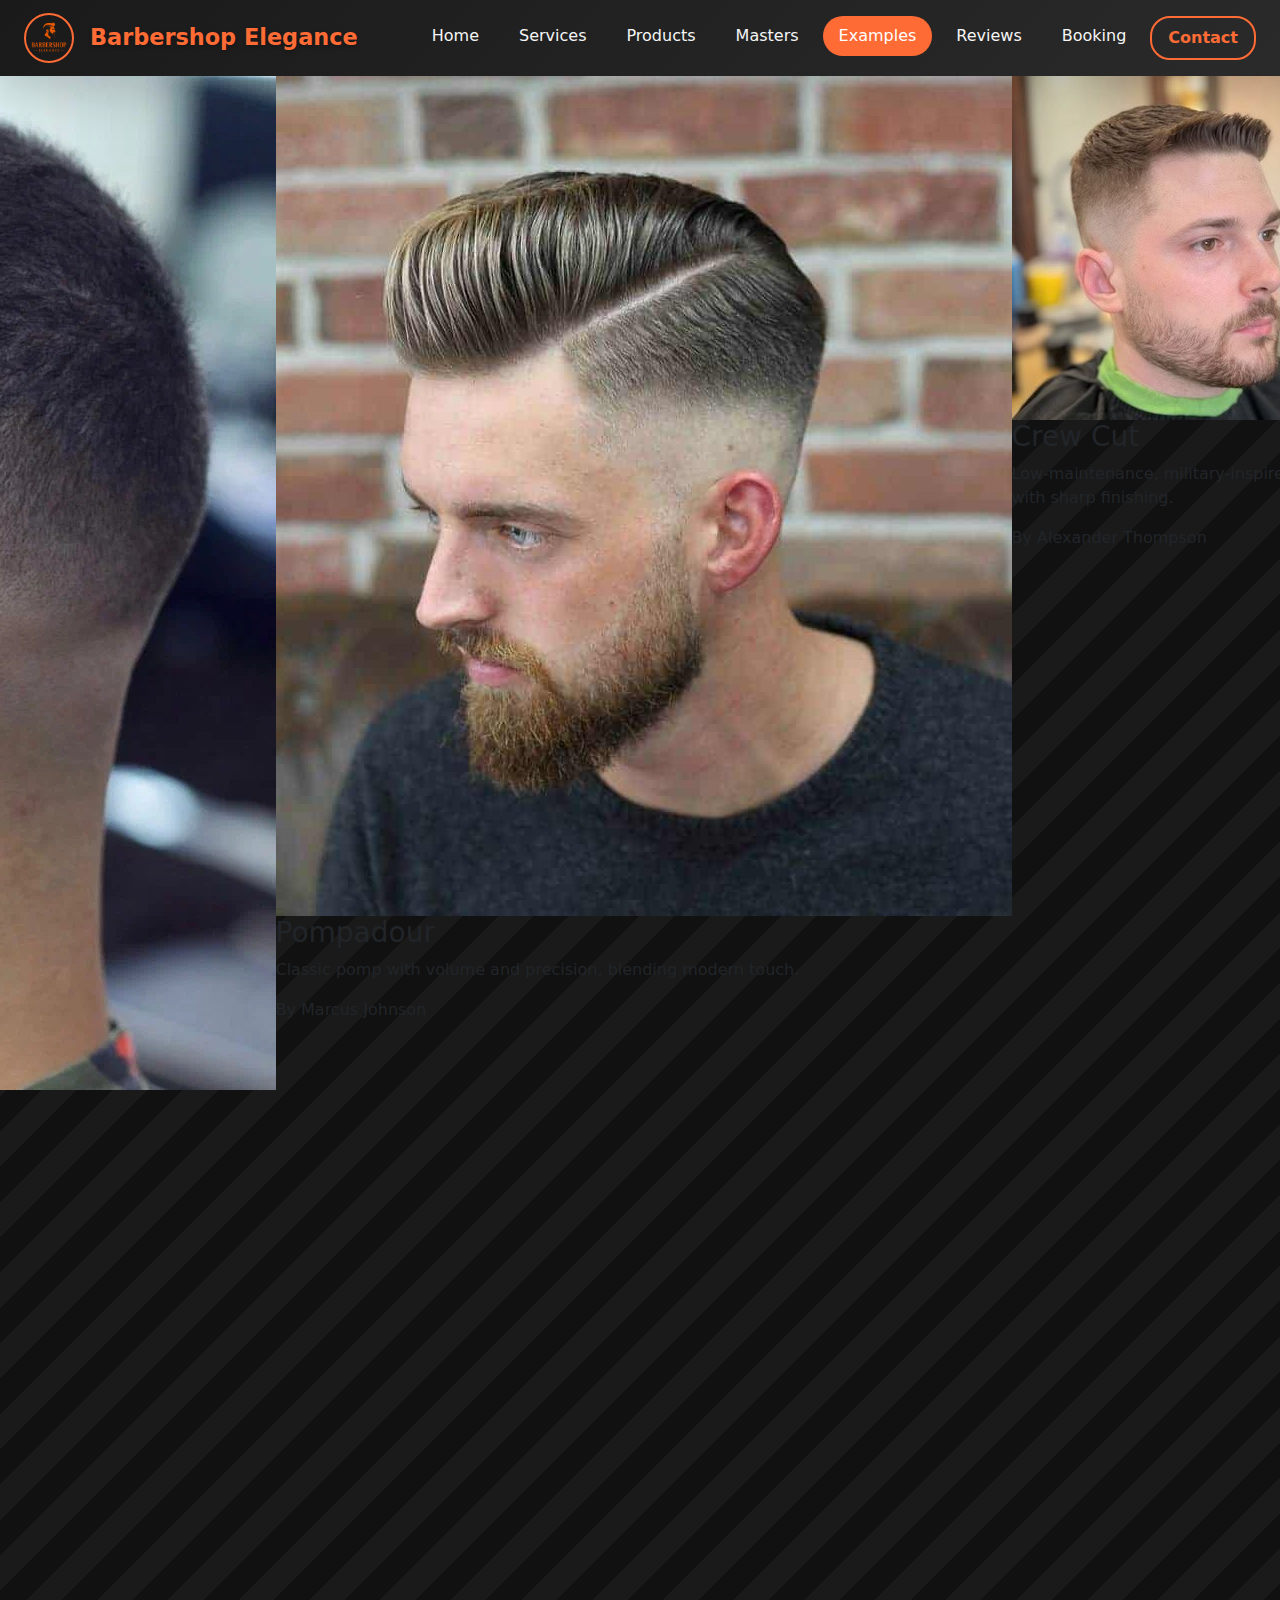
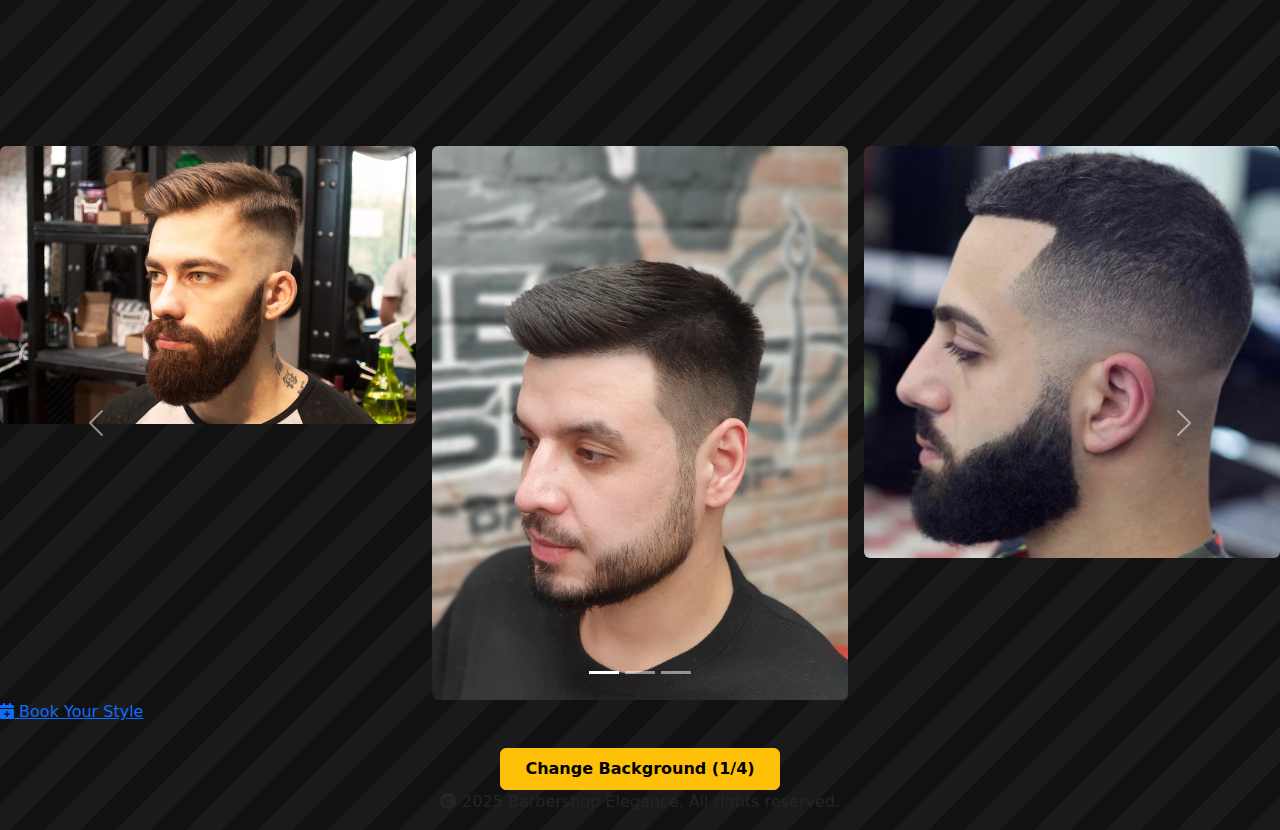
<file: examples.html>
<!DOCTYPE html>
<html lang="en">
<head>
  <meta charset="UTF-8">
  <meta name="viewport" content="width=device-width, initial-scale=1.0">
  <title>Work Examples - Barbershop Elegance</title>
  <link rel="stylesheet" href="style.css">
  <link class="icon" rel="shortcut icon" href="logotype.png" type="image/x-icon">
  <link rel="stylesheet" href="https://cdnjs.cloudflare.com/ajax/libs/font-awesome/6.0.0/css/all.min.css">
  <link href="https://cdn.jsdelivr.net/npm/bootstrap@5.3.3/dist/css/bootstrap.min.css" rel="stylesheet">
</head>

<body class="examples_body">
    <nav class="navbar navbar-expand-lg navbar-dark shadow-lg" role="navigation" aria-label="Main navigation"
         style="background: linear-gradient(135deg, #1a1a1a 0%, #2a2a2a 100%);">
        <div class="container-fluid px-4 justify-content-between">
            <a class="navbar-brand d-flex align-items-center" href="index.html" 
               style="font-size: 1.4rem; font-weight: bold;" aria-label="Barbershop Elegance - Home">
                <img src="logotype.png" alt="Barbershop Elegance Logo" 
                     style="width: 50px; height: 50px; border-radius: 50%; border: 2px solid #ff6b35;" class="me-3">
                <span style="color: #ff6b35; text-shadow: 0 2px 4px rgba(0,0,0,0.3);">Barbershop Elegance</span>
            </a>
            <button class="navbar-toggler border-0" type="button" data-bs-toggle="collapse" data-bs-target="#navbarNav" 
                    aria-controls="navbarNav" aria-expanded="false" aria-label="Toggle navigation menu"
                    style="border-radius: 8px; background-color: #ff6b35;">
                <span class="navbar-toggler-icon"></span>
            </button>
            <div class="collapse navbar-collapse justify-content-end" id="navbarNav">
                <ul class="navbar-nav">
                    <li class="nav-item me-2">
                        <a class="nav-link px-3 py-2" href="index.html" 
                           style="color: #f5f5f5 !important; font-weight: 500; border-radius: 20px; transition: all 0.3s ease;"
                           onmouseover="this.style.backgroundColor='#ff6b35';" 
                           onmouseout="this.style.backgroundColor='transparent';">Home</a>
                    </li>
                    <li class="nav-item me-2">
                        <a class="nav-link px-3 py-2" href="services.html" 
                           style="color: #f5f5f5 !important; font-weight: 500; border-radius: 20px; transition: all 0.3s ease;"
                           onmouseover="this.style.backgroundColor='#ff6b35';" 
                           onmouseout="this.style.backgroundColor='transparent';">Services</a>
                    </li>
                    <li class="nav-item me-2">
                        <a class="nav-link px-3 py-2" href="products.html" 
                           style="color: #f5f5f5 !important; font-weight: 500; border-radius: 20px; transition: all 0.3s ease;"
                           onmouseover="this.style.backgroundColor='#ff6b35';" 
                           onmouseout="this.style.backgroundColor='transparent';">Products</a>
                    </li>
                    <li class="nav-item me-2">
                        <a class="nav-link px-3 py-2" href="masters.html" 
                           style="color: #f5f5f5 !important; font-weight: 500; border-radius: 20px; transition: all 0.3s ease;"
                           onmouseover="this.style.backgroundColor='#ff6b35';" 
                           onmouseout="this.style.backgroundColor='transparent';">Masters</a>
                    </li>
                    <li class="nav-item me-2">
                        <a class="nav-link active px-3 py-2" aria-current="page" href="examples.html" 
                           style="border-radius: 20px; background-color: #ff6b35; color: white !important; font-weight: 500;">Examples</a>
                    </li>
                    <li class="nav-item me-2">
                        <a class="nav-link px-3 py-2" href="reviews.html" 
                           style="color: #f5f5f5 !important; font-weight: 500; border-radius: 20px; transition: all 0.3s ease;"
                           onmouseover="this.style.backgroundColor='#ff6b35';" 
                           onmouseout="this.style.backgroundColor='transparent';">Reviews</a>
                    </li>
                    <li class="nav-item me-2">
                        <a class="nav-link px-3 py-2" href="booking.html" 
                           style="color: #f5f5f5 !important; font-weight: 500; border-radius: 20px; transition: all 0.3s ease;"
                           onmouseover="this.style.backgroundColor='#ff6b35';" 
                           onmouseout="this.style.backgroundColor='transparent';">Booking</a>
                    </li>
                    <li class="nav-item">
                        <a class="nav-link px-3 py-2" href="contact.html" 
                           style="border: 2px solid #ff6b35; border-radius: 20px; color: #ff6b35 !important; font-weight: 600; transition: all 0.3s ease;"
                           onmouseover="this.style.backgroundColor='#ff6b35'; this.style.color='white';" 
                           onmouseout="this.style.backgroundColor='transparent'; this.style.color='#ff6b35';">Contact</a>
                    </li>
                </ul>
            </div>
        </div>
    </nav>

  <section class="examples-section">
    <div class="container examples-grid">
      <div class="example-card">
        <img src="example1.png" alt="Classic Gentleman's Cut">
        <div class="card-content">
          <h3>Classic Gentleman's Cut</h3>
          <p>Traditional elegance with clean lines, ideal for a timeless look.</p>
          <p class="author">By Alexander Thompson</p>
        </div>
      </div>

      <div class="example-card">
        <img src="example2.png" alt="Modern Fade">
        <div class="card-content">
          <h3>Modern Fade</h3>
          <p>Sharp fades blended smoothly for a clean and stylish appearance.</p>
          <p class="author">By Marcus Johnson</p>
        </div>
      </div>

      <div class="example-card">
        <img src="example3.png" alt="Traditional Barber Cut">
        <div class="card-content">
          <h3>Traditional Barber Cut</h3>
          <p>Timeless vintage styling with attention to detail. Classic barbering at its finest.</p>
          <p class="author">By James Wilson</p>
        </div>
      </div>

      <div class="example-card">
        <img src="example4.png" alt="Pompadour">
        <div class="card-content">
          <h3>Pompadour</h3>
          <p>Classic pomp with volume and precision, blending modern touch.</p>
          <p class="author">By Marcus Johnson</p>
        </div>
      </div>

      <div class="example-card">
        <img src="example5.png" alt="Crew Cut">
        <div class="card-content">
          <h3>Crew Cut</h3>
          <p>Low-maintenance, military-inspired look with sharp finishing.</p>
          <p class="author">By Alexander Thompson</p>
        </div>
      </div>

      <div class="example-card">
        <img src="example6.png" alt="Luxury Beard Style">
        <div class="card-content">
          <h3>Luxury Beard Style</h3>
          <p>Premium beard care with precision lines and luxury grooming.</p>
          <p class="author">By James Wilson</p>
        </div>
      </div>

      <div class="example-card">
        <img src="example7.png" alt="Razor Fade">
        <div class="card-content">
          <h3>Razor Fade</h3>
          <p>Sharp razor fade blended seamlessly for a clean, modern look.</p>
          <p class="author">By Marcus Johnson</p>
        </div>
      </div>

      <div class="example-card">
        <img src="example8.png" alt="Textured Crop">
        <div class="card-content">
          <h3>Textured Crop</h3>
          <p>A trendy cut with textured layers for a stylish and easy-to-maintain look.</p>
          <p class="author">By James Wilson</p>
        </div>
      </div>

      <div class="example-card">
        <img src="example9.png" alt="Buzz Cut">
        <div class="card-content">
          <h3>Buzz Cut</h3>
          <p>Minimalist and sharp, the buzz cut delivers a clean and confident style.</p>
          <p class="author">By Marcus Johnson</p>
        </div>
      </div>
    </div>

    <div id="examplesCarousel" class="carousel slide mt-5" data-bs-ride="carousel">
      <div class="carousel-indicators">
        <button type="button" data-bs-target="#examplesCarousel" data-bs-slide-to="0" class="active"></button>
        <button type="button" data-bs-target="#examplesCarousel" data-bs-slide-to="1"></button>
        <button type="button" data-bs-target="#examplesCarousel" data-bs-slide-to="2"></button>
      </div>

      <div class="carousel-inner">
        <div class="carousel-item active">
          <div class="row g-3 justify-content-center">
            <div class="col-md-4"><img src="example1.png" class="d-block w-100 rounded" alt="Example 1"></div>
            <div class="col-md-4"><img src="example2.png" class="d-block w-100 rounded" alt="Example 2"></div>
            <div class="col-md-4"><img src="example3.png" class="d-block w-100 rounded" alt="Example 3"></div>
          </div>
        </div>

        <div class="carousel-item">
          <div class="row g-3 justify-content-center">
            <div class="col-md-4"><img src="example4.png" class="d-block w-100 rounded" alt="Example 4"></div>
            <div class="col-md-4"><img src="example5.png" class="d-block w-100 rounded" alt="Example 5"></div>
            <div class="col-md-4"><img src="example6.png" class="d-block w-100 rounded" alt="Example 6"></div>
          </div>
        </div>

        <div class="carousel-item">
          <div class="row g-3 justify-content-center">
            <div class="col-md-4"><img src="example7.png" class="d-block w-100 rounded" alt="Example 7"></div>
            <div class="col-md-4"><img src="example8.png" class="d-block w-100 rounded" alt="Example 8"></div>
            <div class="col-md-4"><img src="example9.png" class="d-block w-100 rounded" alt="Example 9"></div>
          </div>
        </div>
      </div>

      <button class="carousel-control-prev" type="button" data-bs-target="#examplesCarousel" data-bs-slide="prev">
        <span class="carousel-control-prev-icon"></span>
        <span class="visually-hidden">Previous</span>
      </button>
      <button class="carousel-control-next" type="button" data-bs-target="#examplesCarousel" data-bs-slide="next">
        <span class="carousel-control-next-icon"></span>
        <span class="visually-hidden">Next</span>
      </button>
    </div>

    <div class="cta-booking">
      <a href="booking.html" class="btn-primary">
        <i class="fas fa-calendar-plus"></i> Book Your Style
      </a>
    </div>

     <div class="text-center mt-4">
  <button id="colorToggleBtn" class="btn btn-warning px-4 py-2" style="font-weight:600; width: auto;">
    Change Background
  </button>
  </div>

  </section>
 
  <footer class="footer-section">
    <div class="container">
      <p><i class="fas fa-copyright"></i> 2025 Barbershop Elegance. All rights reserved.</p>
    </div>
  </footer>

  
  <script src="https://cdn.jsdelivr.net/npm/bootstrap@5.3.3/dist/js/bootstrap.bundle.min.js"></script>
  <script src="bgclrchng.js"></script>
</body>
</html>
</file>
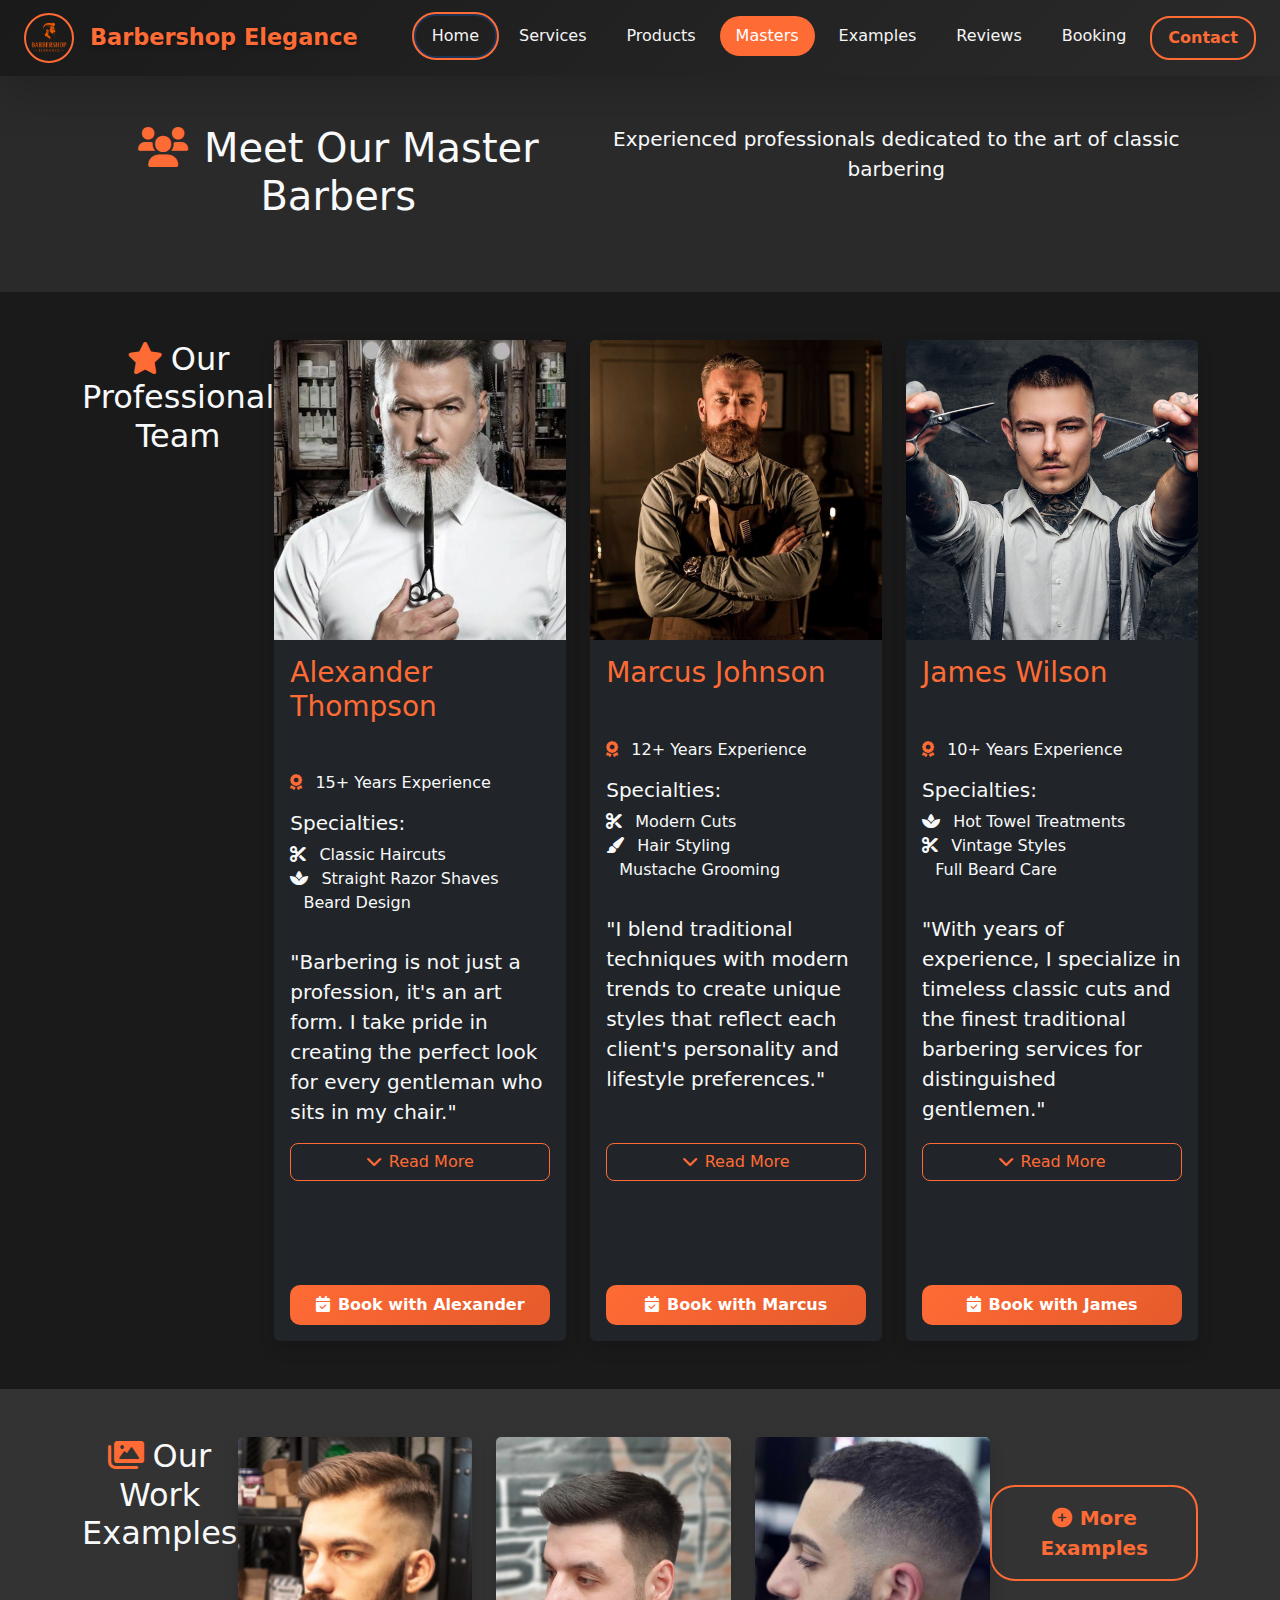
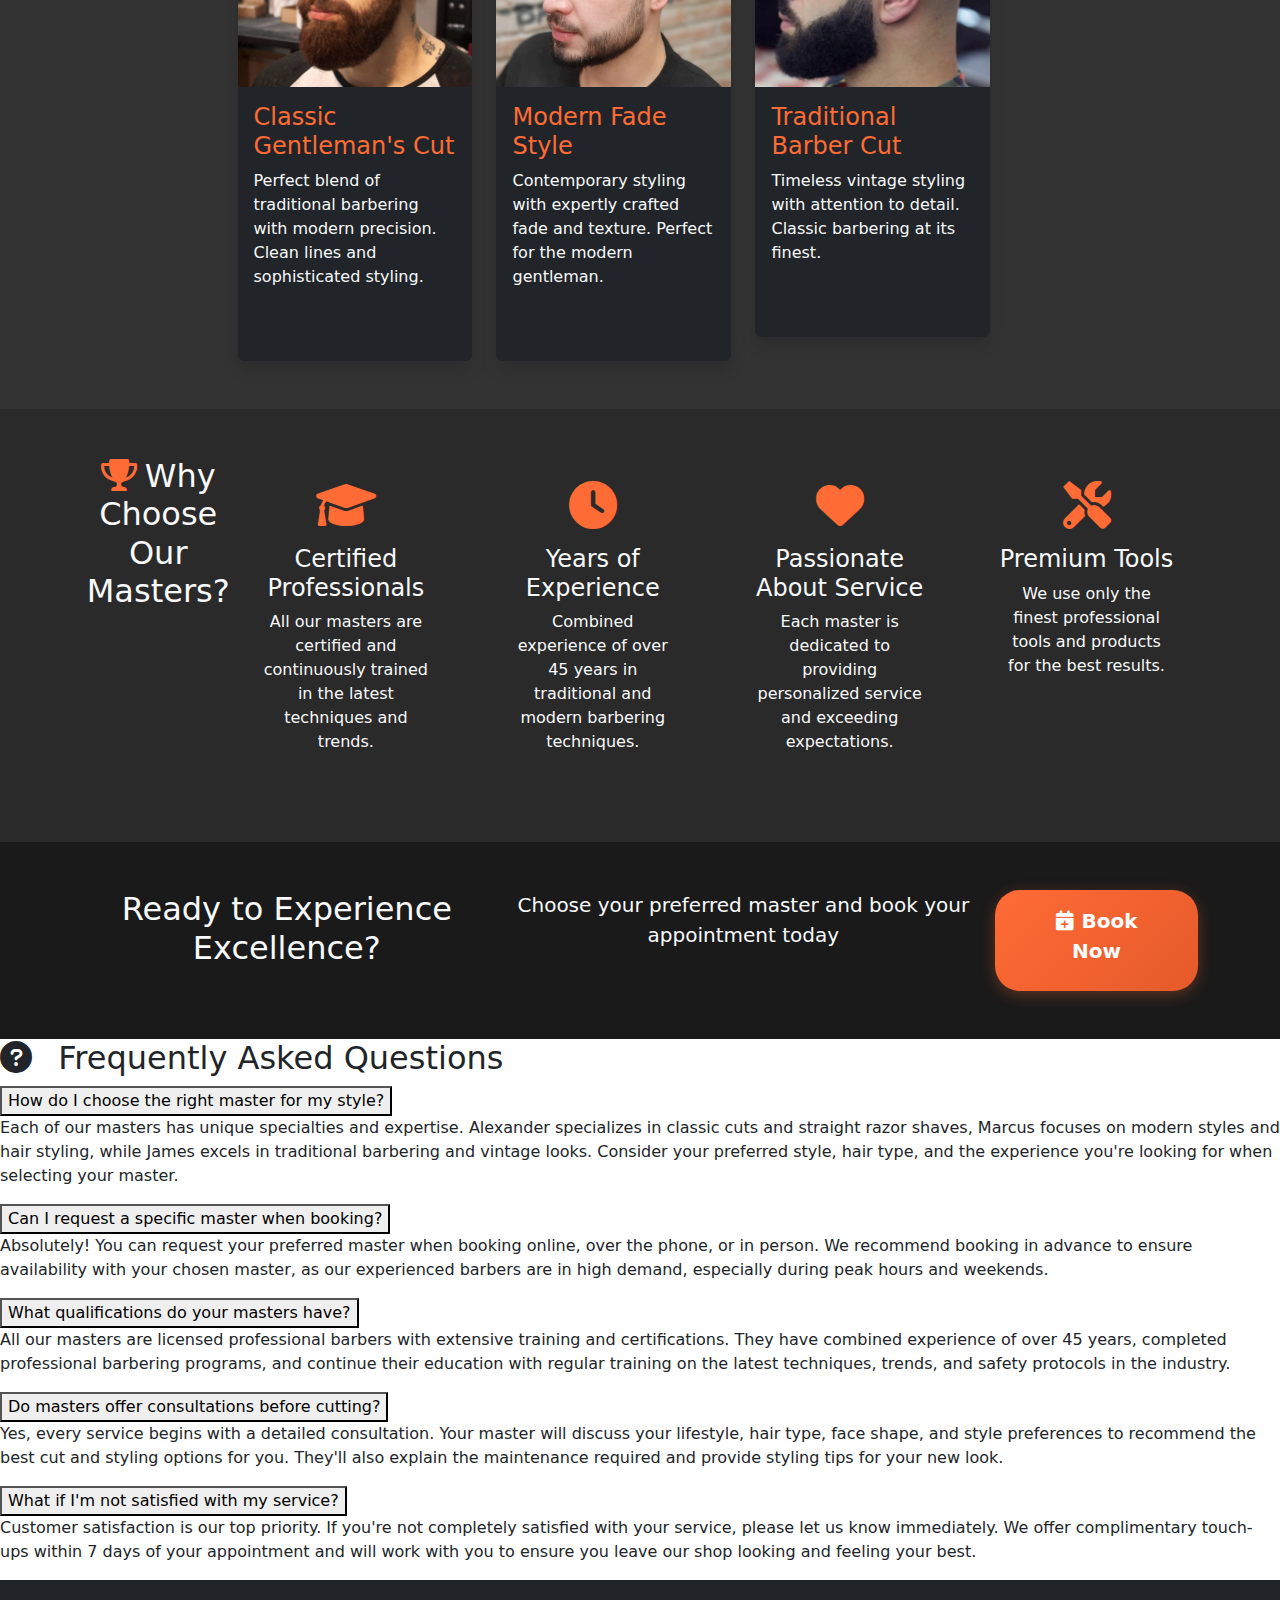
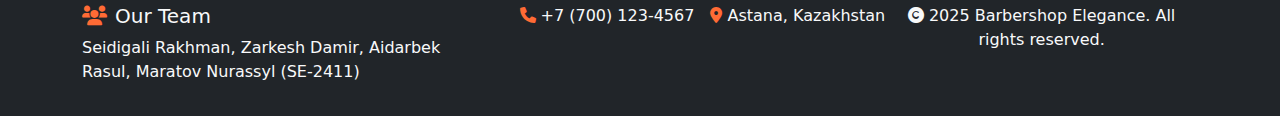
<file: masters.html>
<!DOCTYPE html>
<html lang="en">
<head>
    <meta charset="UTF-8">
    <meta name="viewport" content="width=device-width, initial-scale=1.0">
    <title>Our Master Barbers - Barbershop Elegance</title>
    <!-- Bootstrap 5.3 CSS -->
    <link href="https://cdn.jsdelivr.net/npm/bootstrap@5.3.0/dist/css/bootstrap.min.css" rel="stylesheet">
    <!-- Step 1: Link external CSS file -->
    <link rel="stylesheet" href="style.css">
    <link href="https://fonts.googleapis.com/css2?family=Inter:wght@400;500;600;700&display=swap" rel="stylesheet">
    <link class = "icon" rel = "shortcut icon" href = "logotype.png" type = "image/x-icon">
    <link rel="stylesheet" href="https://cdnjs.cloudflare.com/ajax/libs/font-awesome/6.0.0/css/all.min.css">
</head>
<body>
    <!-- Enhanced Bootstrap Navigation Bar (Task 5) -->
    <nav class="navbar navbar-expand-lg navbar-dark shadow-lg" role="navigation" aria-label="Main navigation"
         style="background: linear-gradient(135deg, #1a1a1a 0%, #2a2a2a 100%);">
        <div class="container-fluid px-4 justify-content-between">
            <a class="navbar-brand d-flex align-items-center" href="index.html" 
               style="font-size: 1.4rem; font-weight: bold;" aria-label="Barbershop Elegance - Home">
                <img src="logotype.png" alt="Barbershop Elegance Logo" 
                     style="width: 50px; height: 50px; border-radius: 50%; border: 2px solid #ff6b35;" class="me-3">
                <span style="color: #ff6b35; text-shadow: 0 2px 4px rgba(0,0,0,0.3);">Barbershop Elegance</span>
            </a>
            <button class="navbar-toggler border-0" type="button" data-bs-toggle="collapse" data-bs-target="#navbarNav" 
                    aria-controls="navbarNav" aria-expanded="false" aria-label="Toggle navigation menu"
                    style="border-radius: 8px; background-color: #ff6b35;">
                <span class="navbar-toggler-icon"></span>
            </button>
            <div class="collapse navbar-collapse justify-content-end" id="navbarNav">
                <ul class="navbar-nav">
                    <li class="nav-item me-2">
                        <a class="nav-link px-3 py-2" href="index.html" 
                           style="color: #f5f5f5 !important; font-weight: 500; border-radius: 20px; transition: all 0.3s ease;"
                           onmouseover="this.style.backgroundColor='#ff6b35';" 
                           onmouseout="this.style.backgroundColor='transparent';">Home</a>
                    </li>
                    <li class="nav-item me-2">
                        <a class="nav-link px-3 py-2" href="services.html" 
                           style="color: #f5f5f5 !important; font-weight: 500; border-radius: 20px; transition: all 0.3s ease;"
                           onmouseover="this.style.backgroundColor='#ff6b35';" 
                           onmouseout="this.style.backgroundColor='transparent';">Services</a>
                    </li>
                    <li class="nav-item me-2">
                        <a class="nav-link px-3 py-2" href="products.html" 
                           style="color: #f5f5f5 !important; font-weight: 500; border-radius: 20px; transition: all 0.3s ease;"
                           onmouseover="this.style.backgroundColor='#ff6b35';" 
                           onmouseout="this.style.backgroundColor='transparent';">Products</a>
                    </li>
                    <li class="nav-item me-2">
                        <a class="nav-link active px-3 py-2" aria-current="page" href="masters.html" 
                           style="border-radius: 20px; background-color: #ff6b35; color: white !important; font-weight: 500;">Masters</a>
                    </li>
                    <li class="nav-item me-2">
                        <a class="nav-link px-3 py-2" href="examples.html" 
                           style="color: #f5f5f5 !important; font-weight: 500; border-radius: 20px; transition: all 0.3s ease;"
                           onmouseover="this.style.backgroundColor='#ff6b35';" 
                           onmouseout="this.style.backgroundColor='transparent';">Examples</a>
                    </li>
                    <li class="nav-item me-2">
                        <a class="nav-link px-3 py-2" href="reviews.html" 
                           style="color: #f5f5f5 !important; font-weight: 500; border-radius: 20px; transition: all 0.3s ease;"
                           onmouseover="this.style.backgroundColor='#ff6b35';" 
                           onmouseout="this.style.backgroundColor='transparent';">Reviews</a>
                    </li>
                    <li class="nav-item me-2">
                        <a class="nav-link px-3 py-2" href="booking.html" 
                           style="color: #f5f5f5 !important; font-weight: 500; border-radius: 20px; transition: all 0.3s ease;"
                           onmouseover="this.style.backgroundColor='#ff6b35';" 
                           onmouseout="this.style.backgroundColor='transparent';">Booking</a>
                    </li>
                    <li class="nav-item">
                        <a class="nav-link px-3 py-2" href="contact.html" 
                           style="border: 2px solid #ff6b35; border-radius: 20px; color: #ff6b35 !important; font-weight: 600; transition: all 0.3s ease;"
                           onmouseover="this.style.backgroundColor='#ff6b35'; this.style.color='white';" 
                           onmouseout="this.style.backgroundColor='transparent'; this.style.color='#ff6b35';">Contact</a>
                    </li>
                </ul>
            </div>
        </div>
    </nav>

    <!-- Bootstrap Page Header Section (Task 3, 4) -->
    <div class="container-fluid py-5" style="background-color: #2a2a2a;">
        <div class="container text-center">
            <h1 class="text-light mb-4" id="masters-heading">
                <i class="fas fa-users me-3" style="color: #ff6b35;" aria-hidden="true"></i>Meet Our Master Barbers
            </h1>
            <p class="text-light fs-5">Experienced professionals dedicated to the art of classic barbering</p>
        </div>
    </div>

    <!-- Bootstrap Masters Grid Section (Task 3, 4, 8) -->
    <div class="container-fluid py-5" style="background-color: #1a1a1a;">
        <div class="container">
            <h2 class="text-center text-light mb-5" id="team-heading">
                <i class="fas fa-star me-2" style="color: #ff6b35;" aria-hidden="true"></i>Our Professional Team
            </h2>
            
            <!-- Bootstrap Grid for Masters -->
            <div class="row g-4" role="list" aria-labelledby="team-heading"
                 aria-label="List of master barbers with their specialties and booking options">
                
                <!-- Master 1 Bootstrap Card -->
                <div class="col-lg-4 col-md-6" role="listitem">
                    <div class="card h-100 bg-dark text-light border-0 shadow">
                        <img src="barber1.png" class="card-img-top" alt="Alexander Thompson - Senior Master Barber with 15+ years experience" style="height: 300px; object-fit: cover;">
                        <div class="card-body d-flex flex-column">
                            <h3 class="card-title" style="color: #ff6b35;">Alexander Thompson</h3>
                            <p class="text-muted mb-3">Senior Master Barber</p>
                            <div class="mb-3">
                                <i class="fas fa-award me-2" style="color: #ff6b35;" aria-hidden="true"></i>
                                <span>15+ Years Experience</span>
                            </div>
                            <div class="mb-3">
                                <h5 class="text-light">Specialties:</h5>
                                <ul class="list-unstyled" role="list" aria-label="Alexander's specialties">
                                    <li><i class="fas fa-cut me-2" aria-hidden="true"></i> Classic Haircuts</li>
                                    <li><i class="fas fa-spa me-2" aria-hidden="true"></i> Straight Razor Shaves</li>
                                    <li><i class="fas fa-beard me-2" aria-hidden="true"></i> Beard Design</li>
                                </ul>
                            </div>
                            <blockquote class="blockquote flex-grow-1">
                                <p class="mb-0 text-light">"Barbering is not just a profession, it's an art form. I take pride in creating the perfect look for every gentleman who sits in my chair."</p>
                            </blockquote>
                            
                            <!-- Read More Content for Alexander -->
                            <div id="alexanderMoreInfo" style="display: none;" class="mt-3 mb-3">
                                <div style="background-color: #2a2a2a; padding: 15px; border-radius: 8px; border-left: 4px solid #ff6b35;">
                                    <h5 class="text-light mb-3"><i class="fas fa-info-circle me-2" style="color: #ff6b35;"></i>About Alexander</h5>
                                    <p class="text-light mb-2">
                                        Alexander began his barbering journey in 2008 at the prestigious London School of Barbering. 
                                        His passion for classic techniques combined with modern styles has made him one of the most 
                                        sought-after barbers in the city.
                                    </p>
                                    <p class="text-light mb-2">
                                        <strong style="color: #ff6b35;">Awards & Certifications:</strong><br>
                                        • Master Barber Certification (2010)<br>
                                        • Best Classic Cut Award (2018, 2020)<br>
                                        • International Barbering Competition Finalist (2019)
                                    </p>
                                    <p class="text-light mb-0">
                                        <strong style="color: #ff6b35;">Personal Philosophy:</strong><br>
                                        "Every client deserves a personalized experience. I take time to understand your lifestyle, 
                                        hair type, and personal style to create a look that's uniquely yours."
                                    </p>
                                </div>
                            </div>
                            
                            <button onclick="toggleReadMore('alexanderMoreInfo', 'alexanderBtn')" 
                                    id="alexanderBtn"
                                    class="btn btn-outline-light mb-3 w-100"
                                    style="border-color: #ff6b35; color: #ff6b35; border-radius: 8px;">
                                <i class="fas fa-chevron-down me-2"></i>Read More
                            </button>
                            
                            <div class="text-muted mb-3">
                                <strong>Working Hours:</strong><br>
                                Mon-Fri: 9:00 AM - 7:00 PM<br>
                                Sat: 8:00 AM - 6:00 PM
                            </div>
                            <div class="mt-auto">
                                <a href="booking.html?master=alexander" class="btn btn-primary w-100 py-2" 
                                   style="background: linear-gradient(135deg, #ff6b35 0%, #e55a2b 100%); 
                                          border: none; font-weight: 600; border-radius: 10px;"
                                   aria-label="Book an appointment with Alexander Thompson">
                                    <i class="fas fa-calendar-check me-2" aria-hidden="true"></i>Book with Alexander
                                </a>
                            </div>
                        </div>
                    </div>
                </div>

                <!-- Master 2 Bootstrap Card -->
                <div class="col-lg-4 col-md-6">
                    <div class="card h-100 bg-dark text-light border-0 shadow">
                        <img src="barber2.png" class="card-img-top" alt="Marcus Rodriguez - Master Stylist" style="height: 300px; object-fit: cover;">
                        <div class="card-body d-flex flex-column">
                            <h3 class="card-title" style="color: #ff6b35;">Marcus Johnson</h3>
                            <p class="text-muted mb-3">Master Stylist</p>
                            <div class="mb-3">
                                <i class="fas fa-award me-2" style="color: #ff6b35;"></i>
                                <span>12+ Years Experience</span>
                            </div>
                            <div class="mb-3">
                                <h5 class="text-light">Specialties:</h5>
                                <ul class="list-unstyled">
                                    <li><i class="fas fa-cut me-2"></i> Modern Cuts</li>
                                    <li><i class="fas fa-paint-brush me-2"></i> Hair Styling</li>
                                    <li><i class="fas fa-beard me-2"></i> Mustache Grooming</li>
                                </ul>
                            </div>
                            <blockquote class="blockquote flex-grow-1">
                                <p class="mb-0 text-light">"I blend traditional techniques with modern trends to create unique styles that reflect each client's personality and lifestyle preferences."</p>
                            </blockquote>
                            
                            <!-- Read More Content for Marcus -->
                            <div id="marcusMoreInfo" style="display: none;" class="mt-3 mb-3">
                                <div style="background-color: #2a2a2a; padding: 15px; border-radius: 8px; border-left: 4px solid #ff6b35;">
                                    <h5 class="text-light mb-3"><i class="fas fa-info-circle me-2" style="color: #ff6b35;"></i>About Marcus</h5>
                                    <p class="text-light mb-2">
                                        Marcus trained in New York's most prestigious barbershops before bringing his expertise 
                                        to our team. His innovative approach combines street style with classic elegance, making 
                                        him the go-to barber for fashion-forward clients.
                                    </p>
                                    <p class="text-light mb-2">
                                        <strong style="color: #ff6b35;">Specializations:</strong><br>
                                        • Fade Mastery (High, Mid, Low)<br>
                                        • Modern Pompadours & Quiffs<br>
                                        • Advanced Beard Sculpting<br>
                                        • Hair Color Consultation
                                    </p>
                                    <p class="text-light mb-0">
                                        <strong style="color: #ff6b35;">Fun Fact:</strong><br>
                                        Marcus has styled hair for several music video productions and local celebrities. 
                                        He's also a regular contributor to men's grooming magazines.
                                    </p>
                                </div>
                            </div>
                            
                            <button onclick="toggleReadMore('marcusMoreInfo', 'marcusBtn')" 
                                    id="marcusBtn"
                                    class="btn btn-outline-light mb-3 w-100"
                                    style="border-color: #ff6b35; color: #ff6b35; border-radius: 8px;">
                                <i class="fas fa-chevron-down me-2"></i>Read More
                            </button>
                            
                            <div class="text-muted mb-3">
                                <strong>Working Hours:</strong><br>
                                Tue-Sat: 10:00 AM - 8:00 PM<br>
                                Sun: 10:00 AM - 4:00 PM
                            </div>
                            <div class="mt-auto">
                                <a href="booking.html?master=marcus" class="btn btn-primary w-100 py-2" 
                                   style="background: linear-gradient(135deg, #ff6b35 0%, #e55a2b 100%); 
                                          border: none; font-weight: 600; border-radius: 10px;">
                                    <i class="fas fa-calendar-check me-2"></i>Book with Marcus
                                </a>
                            </div>
                        </div>
                    </div>
                </div>

                <!-- Master 3 Bootstrap Card -->
                <div class="col-lg-4 col-md-6">
                    <div class="card h-100 bg-dark text-light border-0 shadow">
                        <img src="barber3.png" class="card-img-top" alt="James Wilson - Traditional Barber" style="height: 300px; object-fit: cover;">
                        <div class="card-body d-flex flex-column">
                            <h3 class="card-title" style="color: #ff6b35;">James Wilson</h3>
                            <p class="text-muted mb-3">Traditional Barber</p>
                            <div class="mb-3">
                                <i class="fas fa-award me-2" style="color: #ff6b35;"></i>
                                <span>10+ Years Experience</span>
                            </div>
                            <div class="mb-3">
                                <h5 class="text-light">Specialties:</h5>
                                <ul class="list-unstyled">
                                    <li><i class="fas fa-spa me-2"></i> Hot Towel Treatments</li>
                                    <li><i class="fas fa-cut me-2"></i> Vintage Styles</li>
                                    <li><i class="fas fa-beard me-2"></i> Full Beard Care</li>
                                </ul>
                            </div>
                            <blockquote class="blockquote flex-grow-1">
                                <p class="mb-0 text-light">"With years of experience, I specialize in timeless classic cuts and the finest traditional barbering services for distinguished gentlemen."</p>
                            </blockquote>
                            
                            <!-- Read More Content for James -->
                            <div id="jamesMoreInfo" style="display: none;" class="mt-3 mb-3">
                                <div style="background-color: #2a2a2a; padding: 15px; border-radius: 8px; border-left: 4px solid #ff6b35;">
                                    <h5 class="text-light mb-3"><i class="fas fa-info-circle me-2" style="color: #ff6b35;"></i>About James</h5>
                                    <p class="text-light mb-2">
                                        James is a master of old-school barbering traditions. Trained by his grandfather, 
                                        a barber with 40+ years of experience, James carries forward a legacy of excellence 
                                        in traditional grooming services.
                                    </p>
                                    <p class="text-light mb-2">
                                        <strong style="color: #ff6b35;">Traditional Services:</strong><br>
                                        • Authentic Straight Razor Shaves<br>
                                        • Hot Lather Applications<br>
                                        • Classic Side Parts & Pompadours<br>
                                        • Traditional Beard Trimming<br>
                                        • Relaxing Scalp Massages
                                    </p>
                                    <p class="text-light mb-0">
                                        <strong style="color: #ff6b35;">Client Testimonial:</strong><br>
                                        "James is the real deal. His attention to detail and commitment to traditional 
                                        barbering techniques is unmatched. It's like stepping back in time to when men's 
                                        grooming was an art form." - Regular Client Since 2015
                                    </p>
                                </div>
                            </div>
                            
                            <button onclick="toggleReadMore('jamesMoreInfo', 'jamesBtn')" 
                                    id="jamesBtn"
                                    class="btn btn-outline-light mb-3 w-100"
                                    style="border-color: #ff6b35; color: #ff6b35; border-radius: 8px;">
                                <i class="fas fa-chevron-down me-2"></i>Read More
                            </button>
                            
                            <div class="text-muted mb-3">
                                <strong>Working Hours:</strong><br>
                                Mon-Fri: 8:00 AM - 6:00 PM<br>
                                Sat: 9:00 AM - 5:00 PM
                            </div>
                            <div class="mt-auto">
                                <a href="booking.html?master=james" class="btn btn-primary w-100 py-2" 
                                   style="background: linear-gradient(135deg, #ff6b35 0%, #e55a2b 100%); 
                                          border: none; font-weight: 600; border-radius: 10px;">
                                    <i class="fas fa-calendar-check me-2"></i>Book with James
                                </a>
                            </div>
                        </div>
                    </div>
                </div>
            </div>
        </div>
    </div>

    <!-- Bootstrap Work Examples Section (Task 3, 4, 8) -->
    <div class="container-fluid py-5" style="background-color: #333;">
        <div class="container">
            <h2 class="text-center text-light mb-5">
                <i class="fas fa-images me-2" style="color: #ff6b35;"></i>Our Work Examples
            </h2>
            
            <div class="row g-4 justify-content-center">
                <div class="col-lg-4 col-md-6">
                    <div class="card bg-dark text-light border-0 shadow">
                        <img src="example1.png" class="card-img-top" alt="Classic Haircut Example" style="height: 250px; object-fit: cover;">
                        <div class="card-body">
                            <h4 class="card-title" style="color: #ff6b35;">Classic Gentleman's Cut</h4>
                            <p class="card-text">Perfect blend of traditional barbering with modern precision. Clean lines and sophisticated styling.</p>
                            <p class="text-muted fst-italic mt-3">By Alexander Thompson</p>
                        </div>
                    </div>
                </div>
                
                <div class="col-lg-4 col-md-6">
                    <div class="card bg-dark text-light border-0 shadow">
                        <img src="example2.png" class="card-img-top" alt="Modern Style Example" style="height: 250px; object-fit: cover;">
                        <div class="card-body">
                            <h4 class="card-title" style="color: #ff6b35;">Modern Fade Style</h4>
                            <p class="card-text">Contemporary styling with expertly crafted fade and texture. Perfect for the modern gentleman.</p>
                            <p class="text-muted fst-italic mt-3">By Marcus Johnson</p>
                        </div>
                    </div>
                </div>
                
                <div class="col-lg-4 col-md-6">
                    <div class="card bg-dark text-light border-0 shadow">
                        <img src="example3.png" class="card-img-top" alt="Traditional Style Example" style="height: 250px; object-fit: cover;">
                        <div class="card-body">
                            <h4 class="card-title" style="color: #ff6b35;">Traditional Barber Cut</h4>
                            <p class="card-text">Timeless vintage styling with attention to detail. Classic barbering at its finest.</p>
                            <p class="text-muted fst-italic mt-3">By James Wilson</p>
                        </div>
                    </div>
                </div>
            </div>
            
            <!-- More Examples Button -->
            <div class="text-center mt-5">
                <a href="examples.html" class="btn btn-outline-primary btn-lg px-5 py-3" 
                   style="border: 2px solid #ff6b35; color: #ff6b35; font-weight: 600; 
                          border-radius: 25px; transition: all 0.3s ease;"
                   onmouseover="this.style.backgroundColor='#ff6b35'; this.style.color='white'; this.style.borderColor='#ff6b35';"
                   onmouseout="this.style.backgroundColor='transparent'; this.style.color='#ff6b35'; this.style.borderColor='#ff6b35';">
                    <i class="fas fa-plus-circle me-2"></i>More Examples
                </a>
            </div>
        </div>
    </div>

    <!-- Bootstrap Why Choose Our Masters Section (Task 3, 4) -->
    <div class="container-fluid py-5" style="background-color: #2a2a2a;">
        <div class="container">
            <h2 class="text-center text-light mb-5">
                <i class="fas fa-trophy me-2" style="color: #ff6b35;"></i>Why Choose Our Masters?
            </h2>
            
            <div class="row g-4">
                <div class="col-lg-3 col-md-6 text-center">
                    <div class="p-4">
                        <i class="fas fa-graduation-cap mb-3" style="font-size: 3rem; color: #ff6b35;"></i>
                        <h4 class="text-light">Certified Professionals</h4>
                        <p class="text-light">All our masters are certified and continuously trained in the latest techniques and trends.</p>
                    </div>
                </div>
                
                <div class="col-lg-3 col-md-6 text-center">
                    <div class="p-4">
                        <i class="fas fa-clock mb-3" style="font-size: 3rem; color: #ff6b35;"></i>
                        <h4 class="text-light">Years of Experience</h4>
                        <p class="text-light">Combined experience of over 45 years in traditional and modern barbering techniques.</p>
                    </div>
                </div>
                
                <div class="col-lg-3 col-md-6 text-center">
                    <div class="p-4">
                        <i class="fas fa-heart mb-3" style="font-size: 3rem; color: #ff6b35;"></i>
                        <h4 class="text-light">Passionate About Service</h4>
                        <p class="text-light">Each master is dedicated to providing personalized service and exceeding expectations.</p>
                    </div>
                </div>
                
                <div class="col-lg-3 col-md-6 text-center">
                    <div class="p-4">
                        <i class="fas fa-tools mb-3" style="font-size: 3rem; color: #ff6b35;"></i>
                        <h4 class="text-light">Premium Tools</h4>
                        <p class="text-light">We use only the finest professional tools and products for the best results.</p>
                    </div>
                </div>
            </div>
        </div>
    </div>

    <!-- Bootstrap CTA Section (Task 3, 4, 6) -->
    <div class="container-fluid py-5" style="background-color: #1a1a1a;">
        <div class="container text-center">
            <h2 class="text-light mb-4">Ready to Experience Excellence?</h2>
            <p class="text-light fs-5 mb-4">Choose your preferred master and book your appointment today</p>
            <a href="booking.html" class="btn btn-primary btn-lg px-5 py-3" 
               style="background: linear-gradient(135deg, #ff6b35 0%, #e55a2b 100%); 
                      border: none; font-weight: 600; border-radius: 25px;
                      box-shadow: 0 4px 15px rgba(255, 107, 53, 0.3);
                      transition: all 0.3s ease;">
                <i class="fas fa-calendar-plus me-2"></i>Book Now
            </a>
        </div>
    </div>
    <section class="faq-section" aria-label="Frequently Asked Questions">
        <div class="faq-container">
            <h2 class="faq-title">
                <i class="fas fa-question-circle me-3"></i>
                Frequently Asked Questions
            </h2>
            
            <div class="accordion-container">
                <div class="accordion-item">
                    <button class="accordion-title" aria-expanded="false">
                        How do I choose the right master for my style?
                    </button>
                    <div class="accordion-content">
                        <p>Each of our masters has unique specialties and expertise. Alexander specializes in classic cuts and straight razor shaves, Marcus focuses on modern styles and hair styling, while James excels in traditional barbering and vintage looks. Consider your preferred style, hair type, and the experience you're looking for when selecting your master.</p>
                    </div>
                </div>

                <div class="accordion-item">
                    <button class="accordion-title" aria-expanded="false">
                        Can I request a specific master when booking?
                    </button>
                    <div class="accordion-content">
                        <p>Absolutely! You can request your preferred master when booking online, over the phone, or in person. We recommend booking in advance to ensure availability with your chosen master, as our experienced barbers are in high demand, especially during peak hours and weekends.</p>
                    </div>
                </div>

                <div class="accordion-item">
                    <button class="accordion-title" aria-expanded="false">
                        What qualifications do your masters have?
                    </button>
                    <div class="accordion-content">
                        <p>All our masters are licensed professional barbers with extensive training and certifications. They have combined experience of over 45 years, completed professional barbering programs, and continue their education with regular training on the latest techniques, trends, and safety protocols in the industry.</p>
                    </div>
                </div>

                <div class="accordion-item">
                    <button class="accordion-title" aria-expanded="false">
                        Do masters offer consultations before cutting?
                    </button>
                    <div class="accordion-content">
                        <p>Yes, every service begins with a detailed consultation. Your master will discuss your lifestyle, hair type, face shape, and style preferences to recommend the best cut and styling options for you. They'll also explain the maintenance required and provide styling tips for your new look.</p>
                    </div>
                </div>

                <div class="accordion-item">
                    <button class="accordion-title" aria-expanded="false">
                        What if I'm not satisfied with my service?
                    </button>
                    <div class="accordion-content">
                        <p>Customer satisfaction is our top priority. If you're not completely satisfied with your service, please let us know immediately. We offer complimentary touch-ups within 7 days of your appointment and will work with you to ensure you leave our shop looking and feeling your best.</p>
                    </div>
                </div>
            </div>
        </div>
    </section>

    <!-- Bootstrap Footer with Team (Task 10) -->
    <footer class="bg-dark text-light py-4">
        <div class="container">
            <div class="row">
                <div class="col-md-6">
                    <h5>
                        <i class="fas fa-users me-2" style="color: #ff6b35;"></i>Our Team
                    </h5>
                    <p class="mb-2">Seidigali Rakhman, Zarkesh Damir, Aidarbek Rasul, Maratov Nurassyl (SE-2411)</p>
                </div>
                <div class="col-md-6">
                    <div class="d-flex flex-wrap justify-content-md-end">
                        <span class="me-3">
                            <i class="fas fa-phone" style="color: #ff6b35;"></i>
                            +7 (700) 123-4567
                        </span>
                        <span>
                            <i class="fas fa-map-marker-alt" style="color: #ff6b35;"></i>
                            Astana, Kazakhstan
                        </span>
                    </div>
                </div>
            </div>
            <hr class="my-3" style="border-color: #ff6b35;">
            <div class="text-center">
                <p class="mb-0">
                    <i class="fas fa-copyright me-1"></i>2025 Barbershop Elegance. All rights reserved.
                </p>
            </div>
        </div>
    </footer>

    <!-- Bootstrap 5.3 JS -->
    <script src="https://cdn.jsdelivr.net/npm/bootstrap@5.3.0/dist/js/bootstrap.bundle.min.js"></script>
    <!-- Accordion and Navigation -->
    <script src="accordeon_date.js"></script>
    <!-- Masters Read More Functionality -->
    <script src="masters_read_more.js"></script>
</body>
</html>
</file>
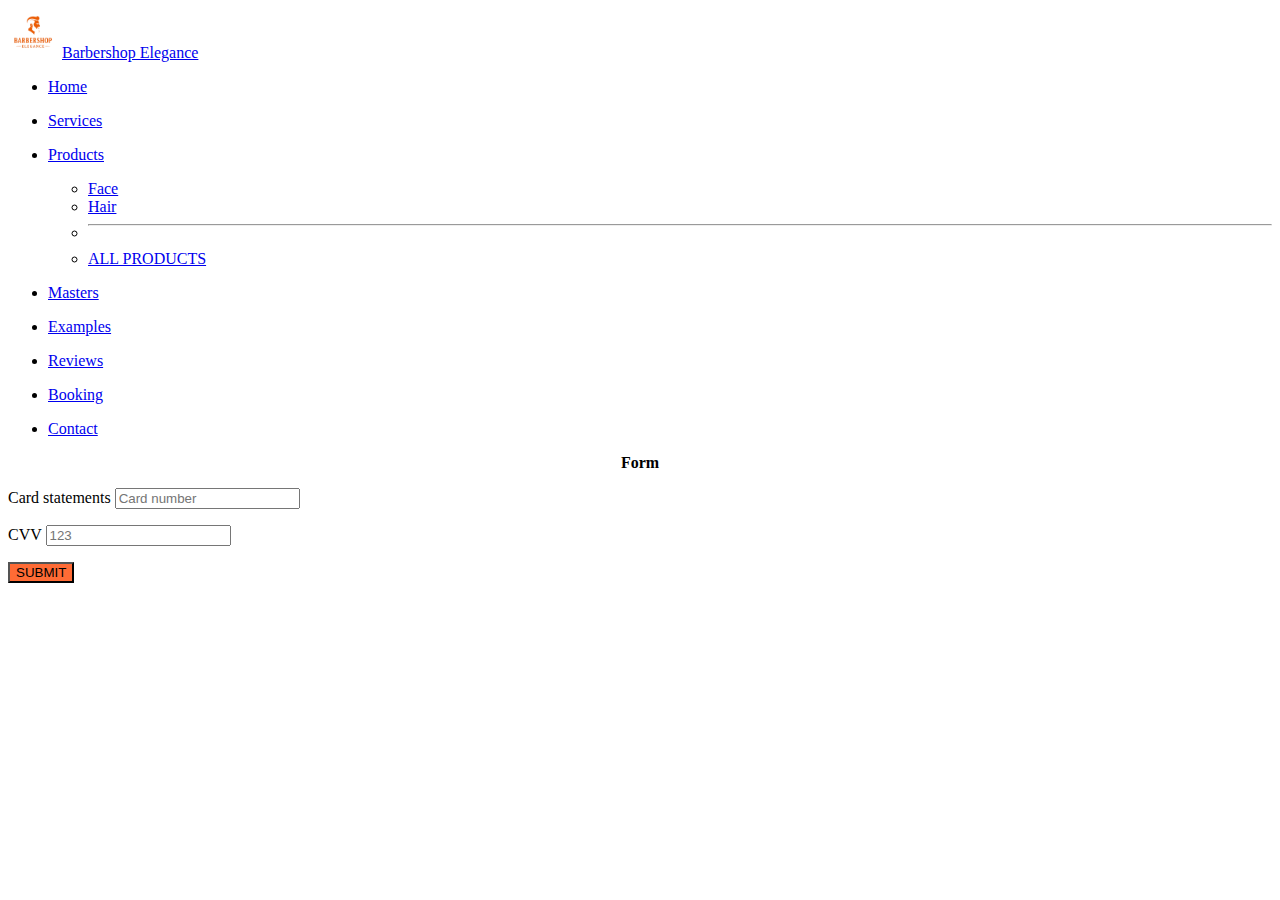
<file: purchase.html>
<!DOCTYPE html>
<html lang="en">
<head>
    <meta charset="UTF-8">
    <meta name="viewport" content="width=device-width, initial-scale=1.0">
    <link href="https://cdn.jsdelivr.net/npm/bootstrap@5.3.8/dist/css/bootstrap.min.css" rel="stylesheet" integrity="sha384-sRIl4kxILFvY47J16cr9ZwB07vP4J8+LH7qKQnuqkuIAvNWLzeN8tE5YBujZqJLB" crossorigin="anonymous">
    <link class = "icon" rel = "shortcut icon" href = "logotype.png">
    <link rel = "stylesheet" href = "style.css">
    <title>Pokupka</title>
</head>
<body>
    <nav class="navbar navbar-expand-xl navbar-expand-xs navbar_color">
                <div class="container-fluid">
                    <img class = "logotype_pr" src="logotype.png" alt="Barbershop Logo" style="width: 50px; height: 50px;">
                    <a class="navbar-brand navbar_brand_pr" href="index.html">Barbershop  Elegance</a>
                    <div class="collapse navbar-collapse hd_text_custom" id="navbarSupportedContent">
                        <ul class="navbar-nav ms-auto hd_text_custom">

                            <li class="nav-item nav_item_pr">
                                <a class="nav-link" aria-current="page" href="index.html"><p>Home</p></a>
                            </li>

                            <li class="nav-item nav_item_pr">
                                <a class="nav-link" href="services.html"><p>Services</p></a>
                            </li>
                            <li class="nav-item nav_item_pr dropdown">
                                <a class="nav-link dropdown-toggle" href="products.html" role="button" data-bs-toggle="dropdown" aria-expanded="false">
                                <p>Products</p>
                                </a>
                            <ul class="dropdown-menu">
                                <li><a class="dropdown-item" href = "face_care.html">Face</a></li>
                                <li><a class="dropdown-item" href="face_care.html">Hair</a></li>
                                <li><hr class="dropdown-divider"></li>
                                <li><a class="dropdown-item" href="products.html">ALL PRODUCTS</a></li>
                            </ul>
                            </li>
                            <li class="nav-item nav_item_pr">
                                <a class="nav-link" aria-current="page" href="masters.html"><p>Masters</p></a>
                            </li>
                            <li class="nav-item nav_item_pr">
                                <a class="nav-link" aria-current="page" href="examples.html"><p>Examples</p></a>
                            </li>
                            <li class="nav-item nav_item_pr">
                                <a class="nav-link" aria-current="page" href="reviews.html"><p>Reviews</p></a>
                            </li>
                            <li class="nav-item nav_item_pr">
                            <a class="nav-link" aria-current="page" href="booking.html"><p>Booking</p></a>
                            </li>
                            <li class="nav-item nav_item_pr">
                                <a class="nav-link" aria-current="page" href="contact.html"><p>Contact</p></a>
                            </li>
                        </ul>
                     
                        
                    </div>
                </div>
    </nav>
    
    

    <div class = "purchase_div">
        <div class = "purchaseForm">
            <form id = 'purchase_form_id' method="get">
                <p style = "text-align: center;font-weight: bold; font-size: px;">Form</p>
                <label for = "cardNumber">Card statements</label>
                <input type="text" name = "cardNumber" placeholder="Card number" id = "cardNumber" maxlength="16">
                <p id = 'cardNumberError' style = "color: red;"></p>
                <label for = "password">CVV</label>
                <input type = "password" name = "cvv" placeholder="123" id = 'cvv'  maxlength="3">
                <p id = 'cvvError' style = "color: red;"></p>
                <p id = "error"></p>
                <input type = "submit" value="SUBMIT" style="background: #ff6b35;;">
            </form>
        </div>
    </div>
    

    <script src="https://ajax.googleapis.com/ajax/libs/jquery/3.7.1/jquery.min.js"></script>
    <script src = "damir_js_purchase.js"></script>
</body>
</html>
</file>
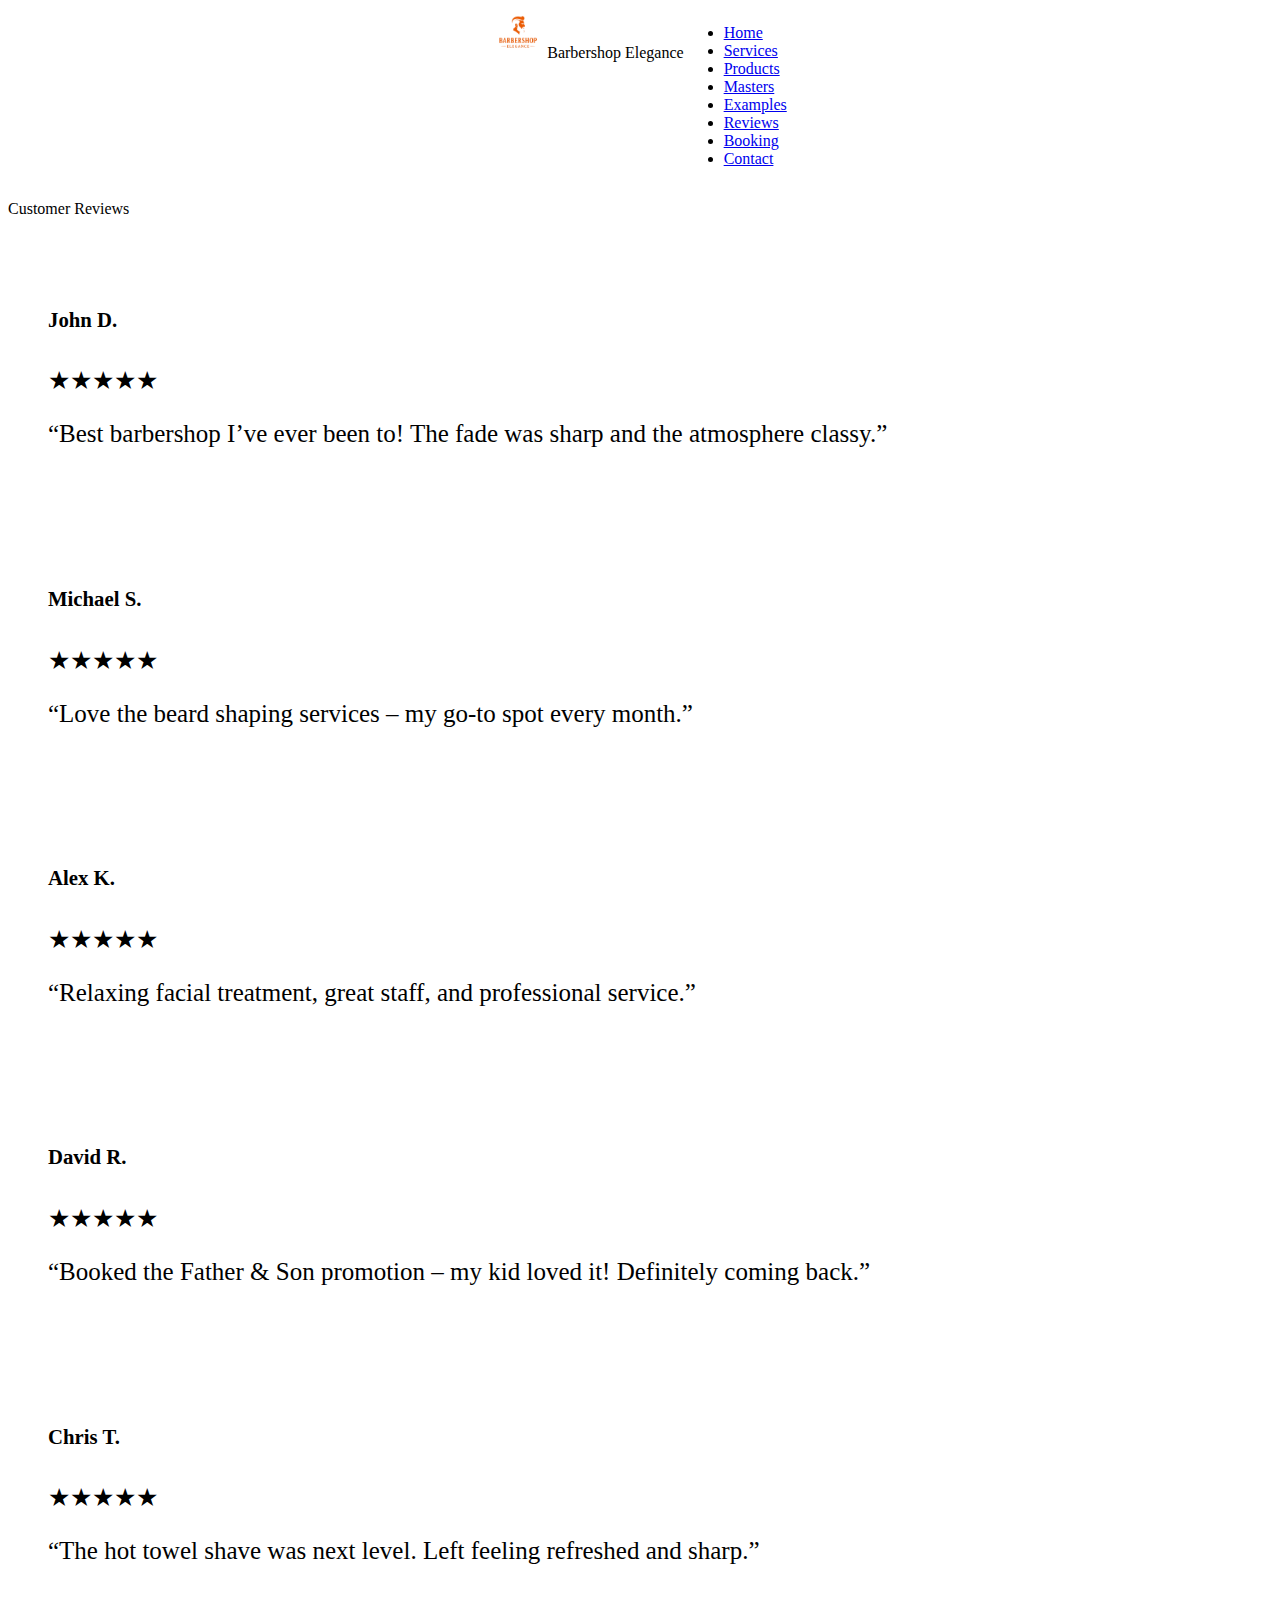
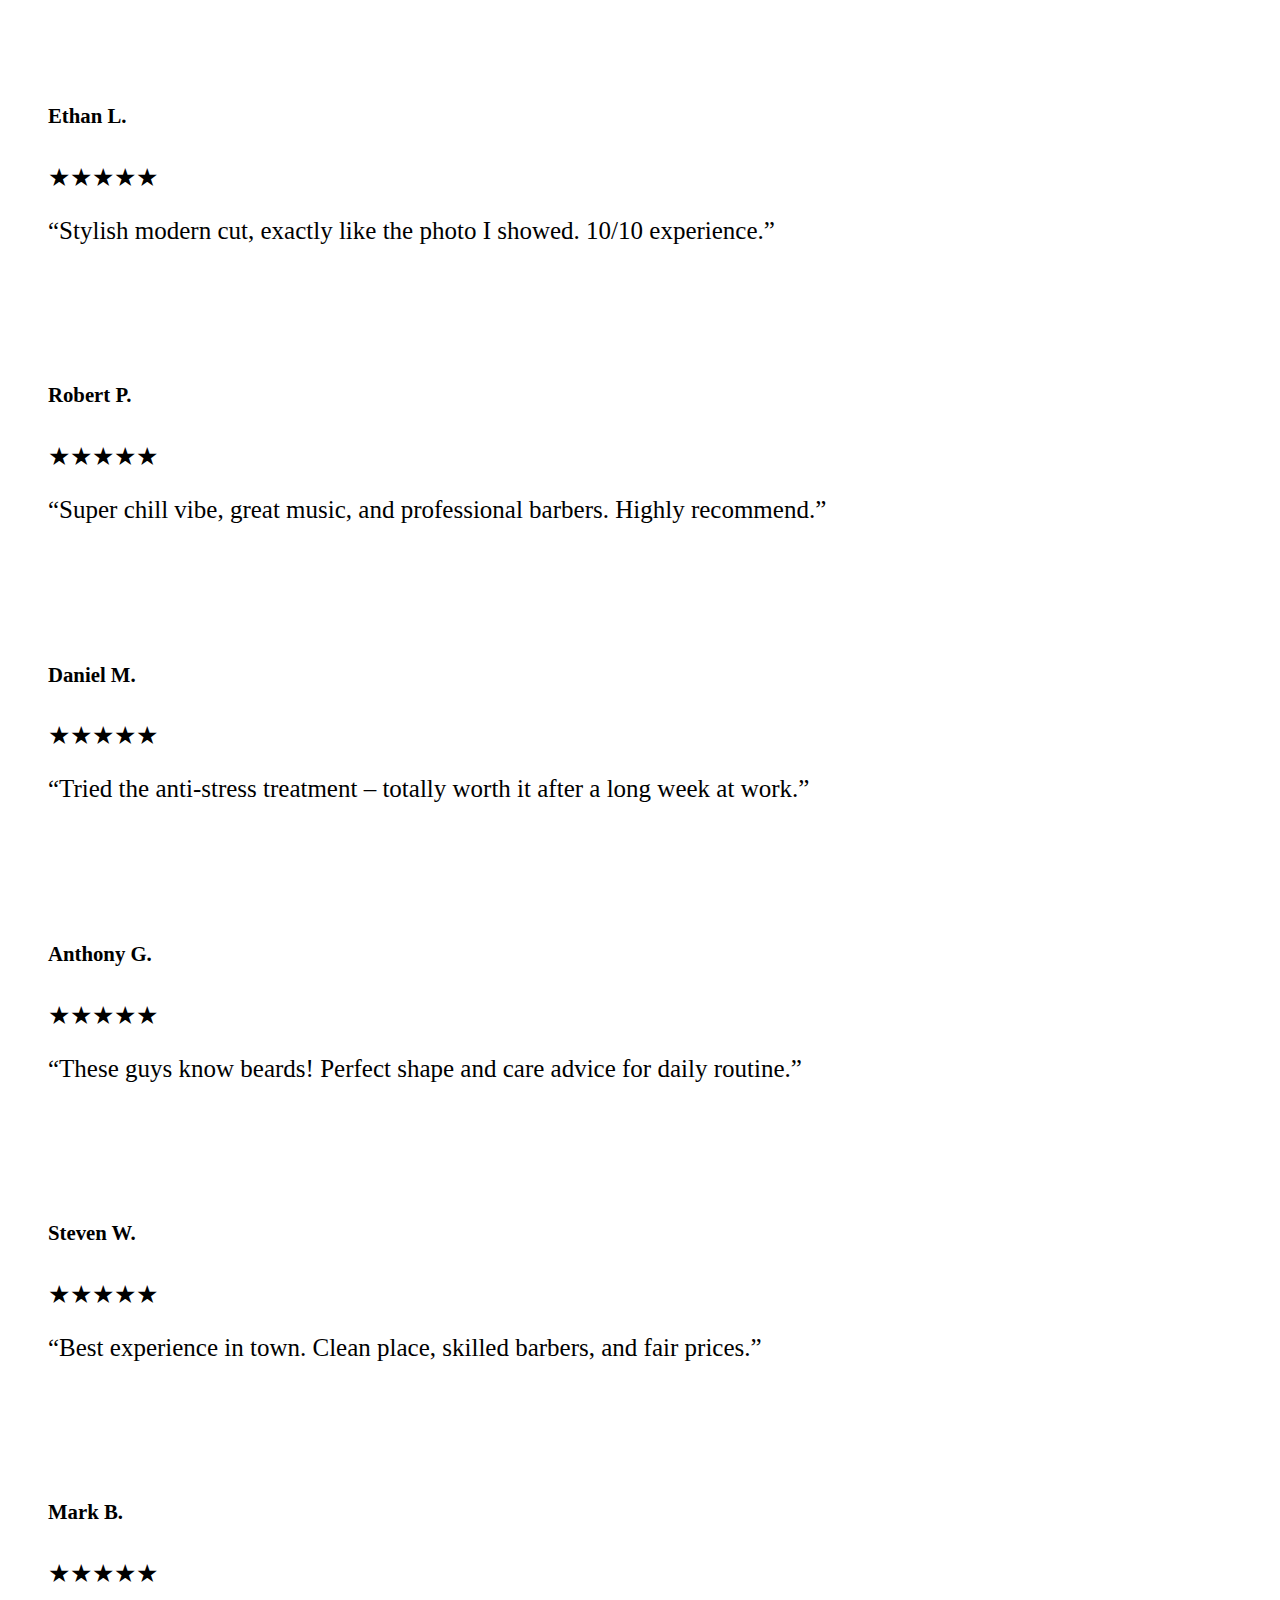
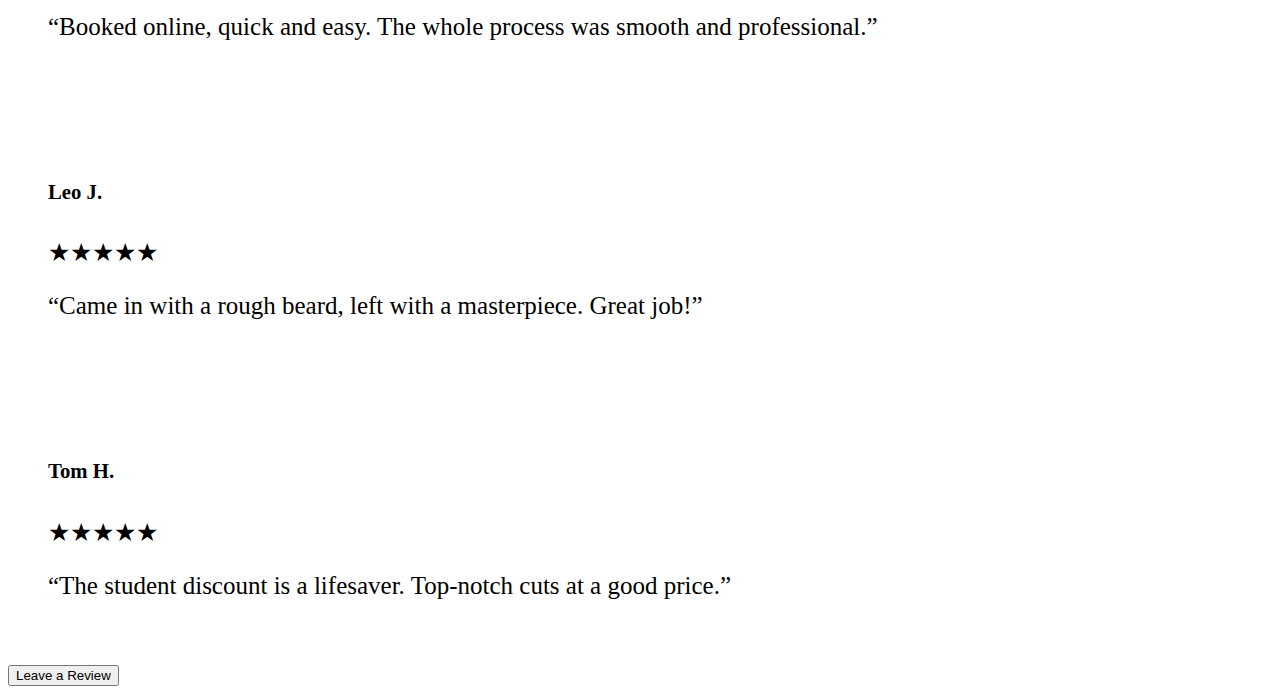
<file: Reviews.html>
<!DOCTYPE html>
<html lang="en">
<head>
    <meta charset="UTF-8">
    <link class="icon" rel="shortcut icon" href="Barbershop_icon.png" type="image/x-icon">
    <link rel="stylesheet" href="style.css">
    <title>Barbershop Elegance - Reviews</title>
</head>
<body class="reviews_body">
    <header id="main-header">
        <nav class="header-nav container">
            <div class="logo">
                <img src="logotype.png" alt="Barbershop Logo" style="width: 50px; height: 50px;">
                Barbershop Elegance
            </div>
            <ul class="nav-menu">
                <li><a href="index.html">Home</a></li>
                <li><a href="services.html">Services</a></li>
                <li><a href="products.html">Products</a></li>
                <li><a href="masters.html">Masters</a></li>
                <li><a href="examples.html">Examples</a></li>
                <li><a href="reviews.html">Reviews</a></li>
                <li><a href="booking.html">Booking</a></li>
                <li><a href="contact.html">Contact</a></li>
            </ul>
        </nav>
    </header>

    <div class="container_reviews">
        <p class="p_reviews">Customer Reviews</p>
<div class="item review_item">
    <h5 class="h5_in_review">John D.</h5>
    <div class="stars">★★★★★</div>
    <p>“Best barbershop I’ve ever been to! The fade was sharp and the atmosphere classy.”</p>
</div>

<div class="item review_item">
    <h5 class="h5_in_review">Michael S.</h5>
    <div class="stars">★★★★★</div>
    <p>“Love the beard shaping services – my go-to spot every month.”</p>
</div>

<div class="item review_item">
    <h5 class="h5_in_review">Alex K.</h5>
    <div class="stars">★★★★★</div>
    <p>“Relaxing facial treatment, great staff, and professional service.”</p>
</div>

<div class="item review_item">
    <h5 class="h5_in_review">David R.</h5>
    <div class="stars">★★★★★</div>
    <p>“Booked the Father & Son promotion – my kid loved it! Definitely coming back.”</p>
</div>

<div class="item review_item">
    <h5 class="h5_in_review">Chris T.</h5>
    <div class="stars">★★★★★</div>
    <p>“The hot towel shave was next level. Left feeling refreshed and sharp.”</p>
</div>

<div class="item review_item">
    <h5 class="h5_in_review">Ethan L.</h5>
    <div class="stars">★★★★★</div>
    <p>“Stylish modern cut, exactly like the photo I showed. 10/10 experience.”</p>
</div>

<div class="item review_item">
    <h5 class="h5_in_review">Robert P.</h5>
    <div class="stars">★★★★★</div>
    <p>“Super chill vibe, great music, and professional barbers. Highly recommend.”</p>
</div>

<div class="item review_item">
    <h5 class="h5_in_review">Daniel M.</h5>
    <div class="stars">★★★★★</div>
    <p>“Tried the anti-stress treatment – totally worth it after a long week at work.”</p>
</div>

<div class="item review_item">
    <h5 class="h5_in_review">Anthony G.</h5>
    <div class="stars">★★★★★</div>
    <p>“These guys know beards! Perfect shape and care advice for daily routine.”</p>
</div>

<div class="item review_item">
    <h5 class="h5_in_review">Steven W.</h5>
    <div class="stars">★★★★★</div>
    <p>“Best experience in town. Clean place, skilled barbers, and fair prices.”</p>
</div>

<div class="item review_item">
    <h5 class="h5_in_review">Mark B.</h5>
    <div class="stars">★★★★★</div>
    <p>“Booked online, quick and easy. The whole process was smooth and professional.”</p>
</div>

<div class="item review_item">
    <h5 class="h5_in_review">Leo J.</h5>
    <div class="stars">★★★★★</div>
    <p>“Came in with a rough beard, left with a masterpiece. Great job!”</p>
</div>

<div class="item review_item">
    <h5 class="h5_in_review">Tom H.</h5>
    <div class="stars">★★★★★</div>
    <p>“The student discount is a lifesaver. Top-notch cuts at a good price.”</p>
</div>
    </div>
    <button class="leave_review_btn">Leave a Review</button>
</body>
</html>
</file>
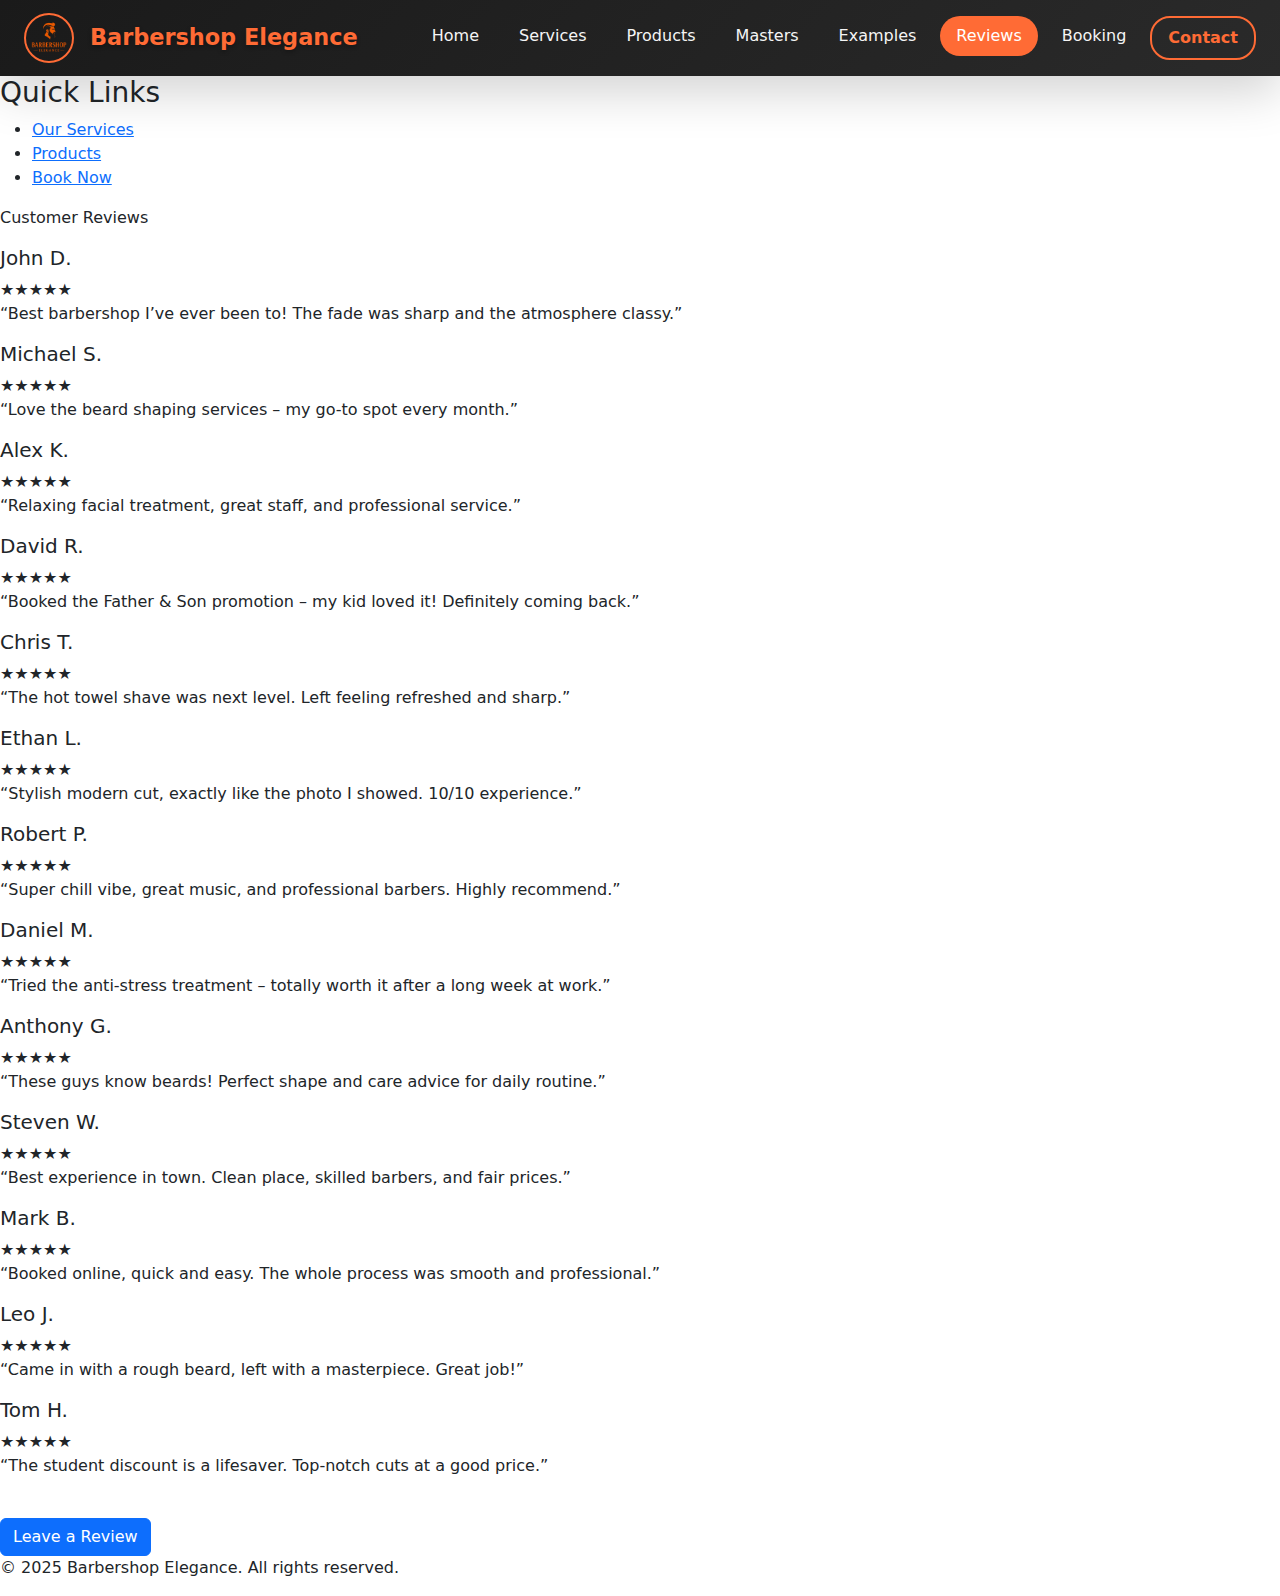
<file: reviews.html>
<!DOCTYPE html>
<html lang="en">
<head>
  <meta charset="UTF-8">
  <link class="icon" rel="shortcut icon" href="logotype.png" type="image/x-icon">
  <title>Barbershop Elegance - Reviews</title>
  <link href="https://cdn.jsdelivr.net/npm/bootstrap@5.3.3/dist/css/bootstrap.min.css" rel="stylesheet">
  <link rel="stylesheet" href="style.css">
</head>
<body class="reviews_body">

  <div class="page-grid">
    <header class="header">
      <nav class="navbar navbar-expand-lg navbar-dark shadow-lg" role="navigation" aria-label="Main navigation"
         style="background: linear-gradient(135deg, #1a1a1a 0%, #2a2a2a 100%);">
        <div class="container-fluid px-4 justify-content-between">
            <a class="navbar-brand d-flex align-items-center" href="index.html" 
               style="font-size: 1.4rem; font-weight: bold;" aria-label="Barbershop Elegance - Home">
                <img src="logotype.png" alt="Barbershop Elegance Logo" 
                     style="width: 50px; height: 50px; border-radius: 50%; border: 2px solid #ff6b35;" class="me-3">
                <span style="color: #ff6b35; text-shadow: 0 2px 4px rgba(0,0,0,0.3);">Barbershop Elegance</span>
            </a>
            <button class="navbar-toggler border-0" type="button" data-bs-toggle="collapse" data-bs-target="#navbarNav" 
                    aria-controls="navbarNav" aria-expanded="false" aria-label="Toggle navigation menu"
                    style="border-radius: 8px; background-color: #ff6b35;">
                <span class="navbar-toggler-icon"></span>
            </button>
            <div class="collapse navbar-collapse justify-content-end" id="navbarNav">
                <ul class="navbar-nav">
                    <li class="nav-item me-2">
                        <a class="nav-link px-3 py-2" href="index.html" 
                           style="color: #f5f5f5 !important; font-weight: 500; border-radius: 20px; transition: all 0.3s ease;"
                           onmouseover="this.style.backgroundColor='#ff6b35';" 
                           onmouseout="this.style.backgroundColor='transparent';">Home</a>
                    </li>
                    <li class="nav-item me-2">
                        <a class="nav-link px-3 py-2" href="services.html" 
                           style="color: #f5f5f5 !important; font-weight: 500; border-radius: 20px; transition: all 0.3s ease;"
                           onmouseover="this.style.backgroundColor='#ff6b35';" 
                           onmouseout="this.style.backgroundColor='transparent';">Services</a>
                    </li>
                    <li class="nav-item me-2">
                        <a class="nav-link px-3 py-2" href="products.html" 
                           style="color: #f5f5f5 !important; font-weight: 500; border-radius: 20px; transition: all 0.3s ease;"
                           onmouseover="this.style.backgroundColor='#ff6b35';" 
                           onmouseout="this.style.backgroundColor='transparent';">Products</a>
                    </li>
                    <li class="nav-item me-2">
                        <a class="nav-link active px-3 py-2" href="masters.html" 
                           style="color: #f5f5f5 !important; font-weight: 500; border-radius: 20px; transition: all 0.3s ease;"
                           onmouseover="this.style.backgroundColor='#ff6b35';" 
                           onmouseout="this.style.backgroundColor='transparent';">Masters</a>
                    </li>
                    <li class="nav-item me-2">
                        <a class="nav-link px-3 py-2" href="examples.html" 
                           style="color: #f5f5f5 !important; font-weight: 500; border-radius: 20px; transition: all 0.3s ease;"
                           onmouseover="this.style.backgroundColor='#ff6b35';" 
                           onmouseout="this.style.backgroundColor='transparent';">Examples</a>
                    </li>
                    <li class="nav-item me-2">
                        <a class="nav-link px-3 py-2" aria-current="page" href="reviews.html" 
                           style="border-radius: 20px; background-color: #ff6b35; color: white !important; font-weight: 500;">Reviews</a>
                    </li>
                    <li class="nav-item me-2">
                        <a class="nav-link px-3 py-2" href="booking.html" 
                           style="color: #f5f5f5 !important; font-weight: 500; border-radius: 20px; transition: all 0.3s ease;"
                           onmouseover="this.style.backgroundColor='#ff6b35';" 
                           onmouseout="this.style.backgroundColor='transparent';">Booking</a>
                    </li>
                    <li class="nav-item">
                        <a class="nav-link px-3 py-2" href="contact.html" 
                           style="border: 2px solid #ff6b35; border-radius: 20px; color: #ff6b35 !important; font-weight: 600; transition: all 0.3s ease;"
                           onmouseover="this.style.backgroundColor='#ff6b35'; this.style.color='white';" 
                           onmouseout="this.style.backgroundColor='transparent'; this.style.color='#ff6b35';">Contact</a>
                    </li>
                </ul>
            </div>
        </div>
    </nav>
    </header>

    <aside class="sidebar">
      <h3>Quick Links</h3>
      <ul>
        <li><a href="services.html">Our Services</a></li>
        <li><a href="products.html">Products</a></li>
        <li><a href="booking.html">Book Now</a></li>
      </ul>
    </aside>

    <main class="main-content">
      <p class="p_reviews">Customer Reviews</p>

      <div class="reviews-container">
        <div class="review_item"><h5 class="h5_in_review">John D.</h5><div class="stars">★★★★★</div><p>“Best barbershop I’ve ever been to! The fade was sharp and the atmosphere classy.”</p></div>
        <div class="review_item"><h5 class="h5_in_review">Michael S.</h5><div class="stars">★★★★★</div><p>“Love the beard shaping services – my go-to spot every month.”</p></div>
        <div class="review_item"><h5 class="h5_in_review">Alex K.</h5><div class="stars">★★★★★</div><p>“Relaxing facial treatment, great staff, and professional service.”</p></div>
        <div class="review_item"><h5 class="h5_in_review">David R.</h5><div class="stars">★★★★★</div><p>“Booked the Father & Son promotion – my kid loved it! Definitely coming back.”</p></div>
        <div class="review_item"><h5 class="h5_in_review">Chris T.</h5><div class="stars">★★★★★</div><p>“The hot towel shave was next level. Left feeling refreshed and sharp.”</p></div>
        <div class="review_item"><h5 class="h5_in_review">Ethan L.</h5><div class="stars">★★★★★</div><p>“Stylish modern cut, exactly like the photo I showed. 10/10 experience.”</p></div>
        <div class="review_item"><h5 class="h5_in_review">Robert P.</h5><div class="stars">★★★★★</div><p>“Super chill vibe, great music, and professional barbers. Highly recommend.”</p></div>
        <div class="review_item"><h5 class="h5_in_review">Daniel M.</h5><div class="stars">★★★★★</div><p>“Tried the anti-stress treatment – totally worth it after a long week at work.”</p></div>
        <div class="review_item"><h5 class="h5_in_review">Anthony G.</h5><div class="stars">★★★★★</div><p>“These guys know beards! Perfect shape and care advice for daily routine.”</p></div>
        <div class="review_item"><h5 class="h5_in_review">Steven W.</h5><div class="stars">★★★★★</div><p>“Best experience in town. Clean place, skilled barbers, and fair prices.”</p></div>
        <div class="review_item"><h5 class="h5_in_review">Mark B.</h5><div class="stars">★★★★★</div><p>“Booked online, quick and easy. The whole process was smooth and professional.”</p></div>
        <div class="review_item"><h5 class="h5_in_review">Leo J.</h5><div class="stars">★★★★★</div><p>“Came in with a rough beard, left with a masterpiece. Great job!”</p></div>
        <div class="review_item"><h5 class="h5_in_review">Tom H.</h5><div class="stars">★★★★★</div><p>“The student discount is a lifesaver. Top-notch cuts at a good price.”</p></div>
      </div>

      <button class="leave_review_btn btn btn-primary mt-4">Leave a Review</button>
    </main>

    <footer class="footer">
      <p>© 2025 Barbershop Elegance. All rights reserved.</p>
    </footer>
  </div>

  <script src="https://cdn.jsdelivr.net/npm/bootstrap@5.3.3/dist/js/bootstrap.bundle.min.js"></script>
</body>
</html>
</file>
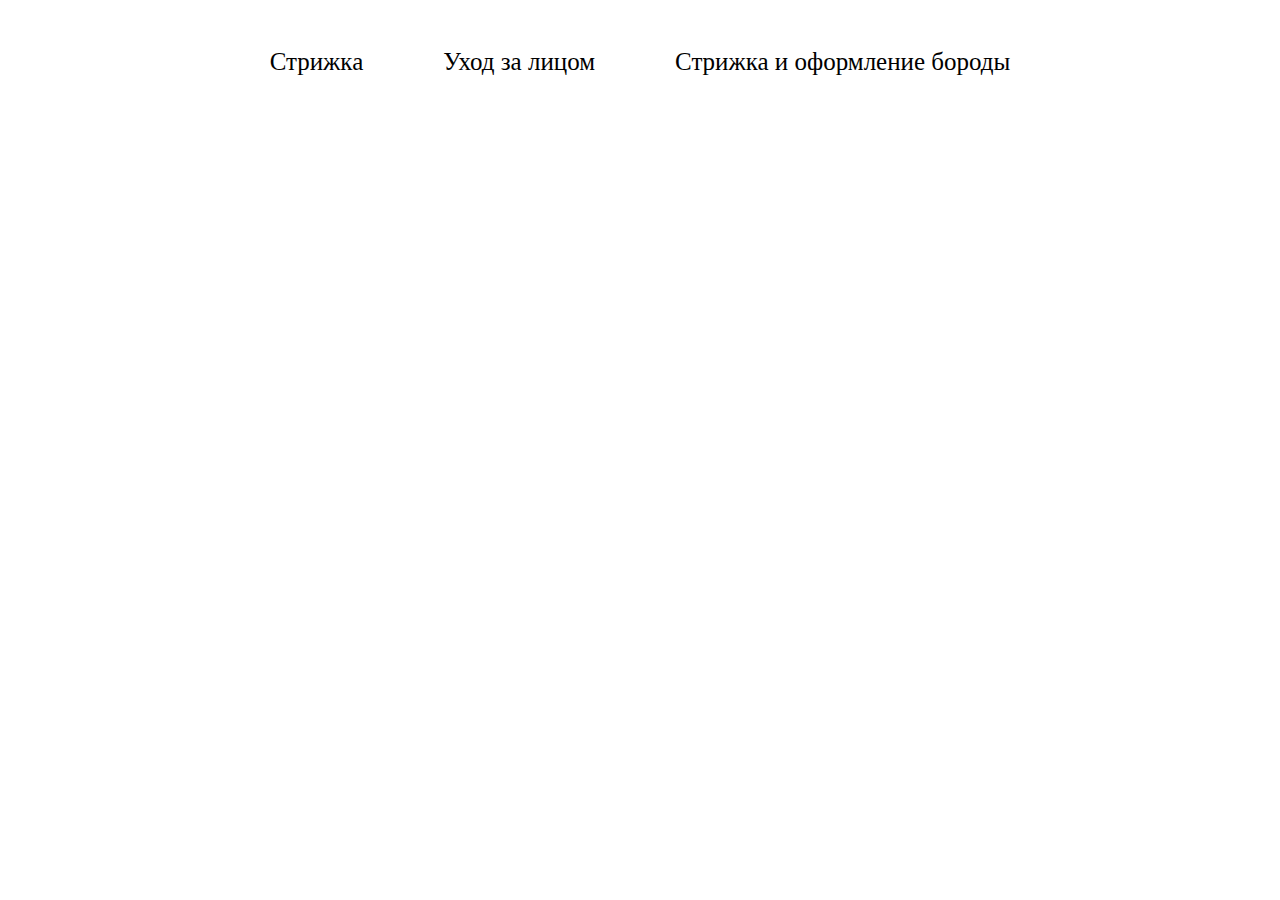
<file: servicces.html>
<!DOCTYPE html>
<html lang="en">
<head>
    <meta charset="UTF-8">
    <link rel = "shortcut icon" href = "Barbershop_icon.png" type = "image/x-icon">
    <link rel = "stylesheet" href = "style.css">
    <title>BarberShop</title>
    
</head>
<body>
    
    <div class = "container">
        <div class = "item item_1">Стрижка</div><br>
        <!-- <div class = "haircut_bg">Мужская стрижка</div> -->
        <br>
        <br>
        <div class = "item item_2">Уход за лицом</div>
        <div class = "item item_3">Стрижка и оформление бороды</div>
    </div>


    
</body>
</html>
</file>
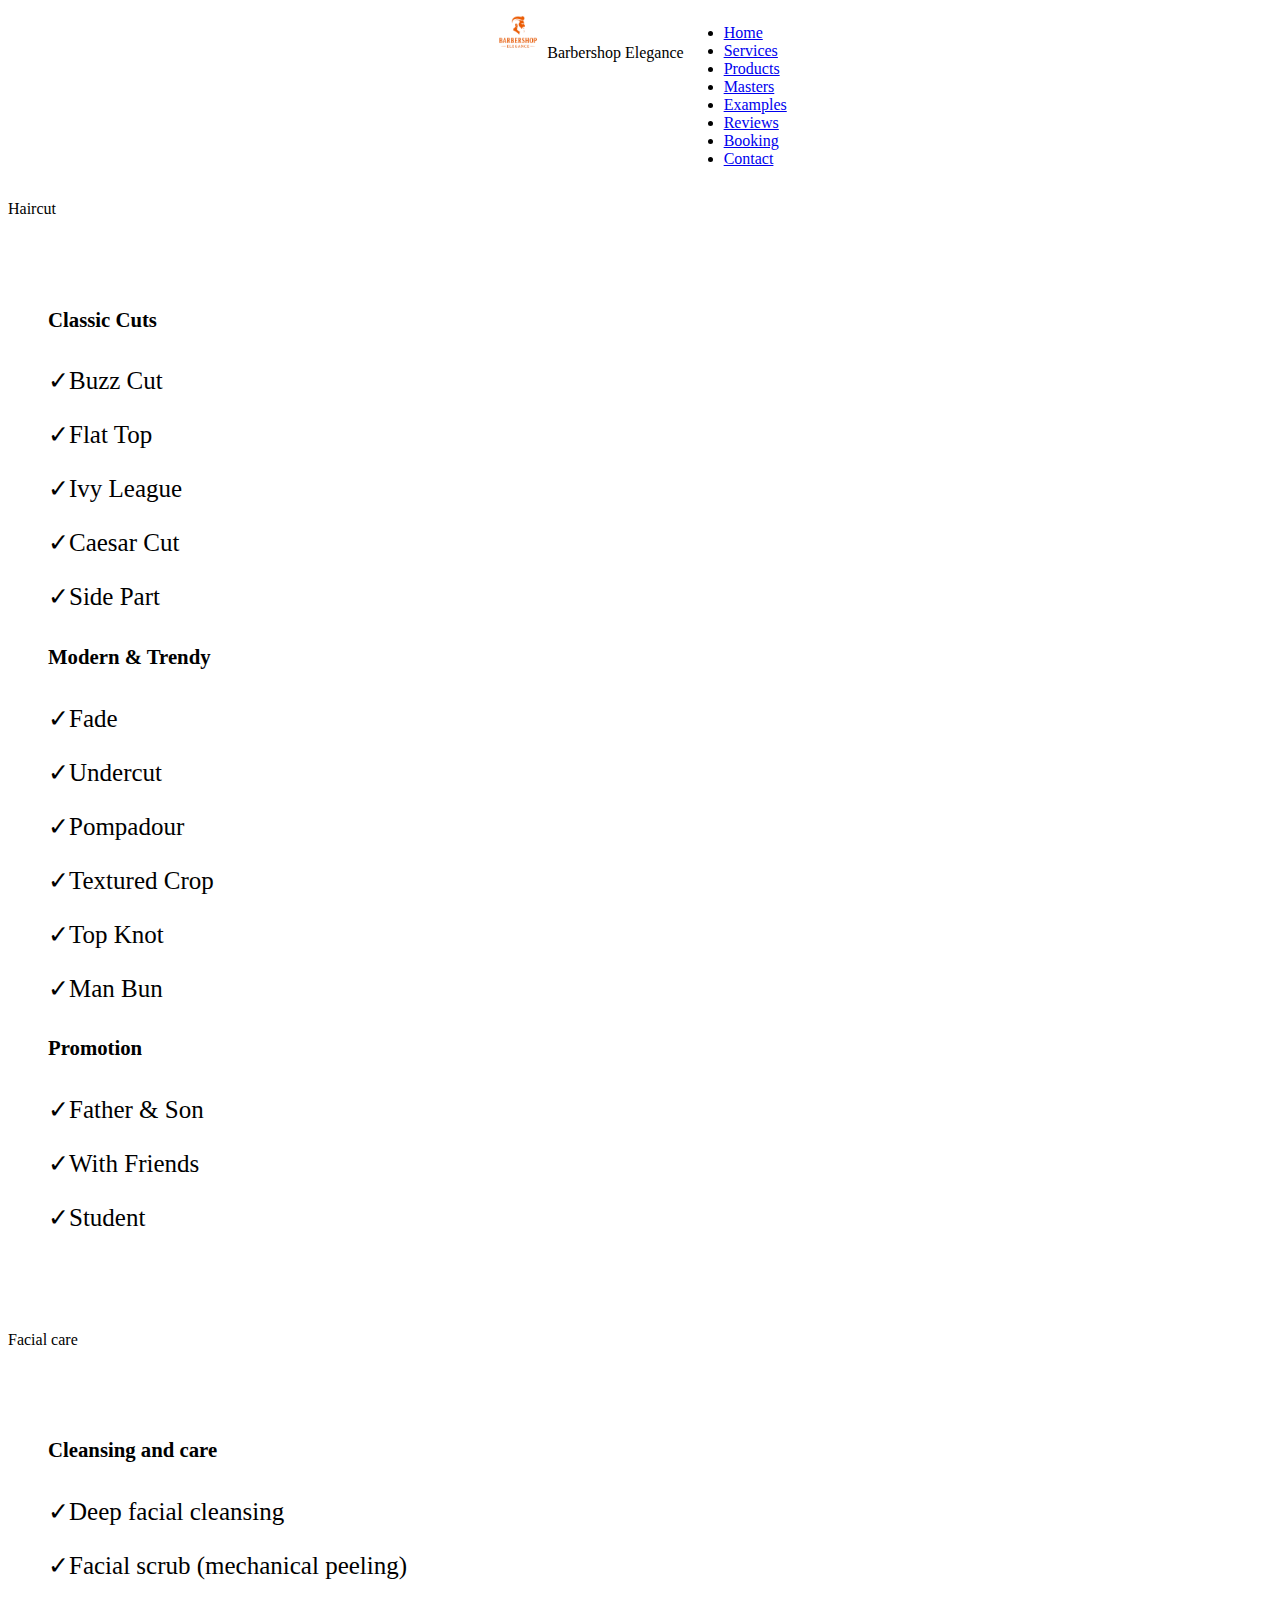
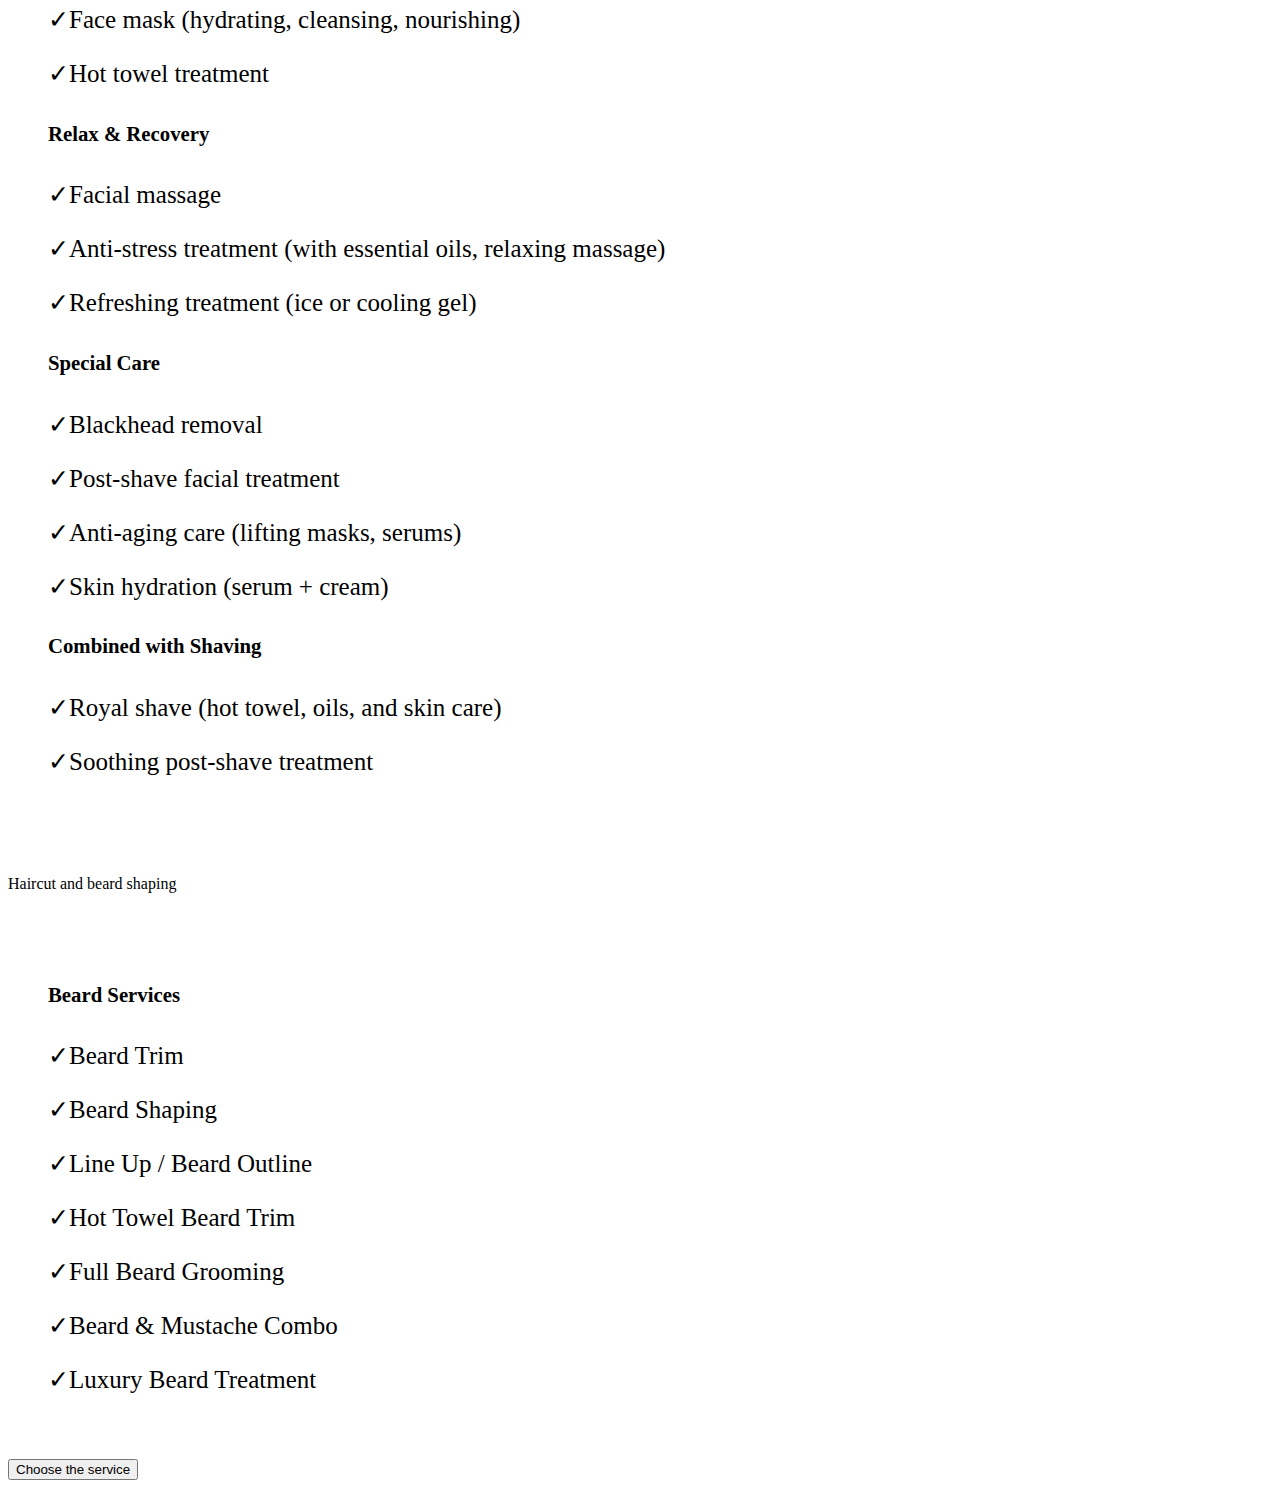
<file: services.html>
<!DOCTYPE html>
<html lang="en">
<head>
    <meta charset="UTF-8">
    <link class = "icon" rel = "shortcut icon" href = "logo.png" type = "image/x-icon">
    <link rel = "stylesheet" href = "style.css">
    <title>Barbershop Elegance - Professional Men's Grooming</title>
    
</head>
<body class = "services_body">
    <header id="main-header">
        <nav class="header-nav container">
            <div class="logo">
                <img src="logotype.png" alt="Barbershop Logo" style="width: 50px; height: 50px;">
                Barbershop Elegance
            </div>
            <!-- Step 6: Navigation Menu -->
            <ul class="nav-menu">
                <li><a href="index.html">Home</a></li>
                <li><a href="services.html">Services</a></li>
                <li><a href="products.html">Products</a></li>
                <li><a href="masters.html">Masters</a></li>
                <li><a href="examples.html">Examples</a></li>
                <li><a href="reviews.html">Reviews</a></li>
                <li><a href="booking.html">Booking</a></li>
                <li><a href="contact.html">Contact</a></li>
            </ul>
        </nav>
    </header>
    
    <div class = "container_services">
        <div>
            <p class = "p_1_services">Haircut</p>
            <div class = "item item_1_services">
                <h5 class = "h5_in_service">Classic Cuts</h5>
                <div class = "classic"><p>✓Buzz Cut </p></div>
                <div class = "classic"><p>✓Flat Top</p></div>
                <div class = "classic"><p>✓Ivy League</p></div>
                <div class = "classic"><p>✓Caesar Cut</p></div>
                <div class = "classic"><p>✓Side Part</p></div>


                <h5 class = "h5_in_service">Modern & Trendy</h5>
                <div class = "modern"><p>✓Fade</p></div>
                <div class = "modern"><p>✓Undercut</p></div>
                <div class = "modern"><p>✓Pompadour</p></div>
                <div class = "modern"><p>✓Textured Crop</p></div>
                <div class = "modern"><p>✓Top Knot</p></div>
                <div class = "modern"><p>✓Man Bun</p></div>


                <h5 class = "h5_in_service">Promotion</h5>
                <div class = "promotion_f"><p>✓Father & Son</p></div>
                <div class = "promotion_f"><p>✓With Friends</p></div>
                <div class = "promotion_s"><p>✓Student</p></div>
            </div>
        </div>
        <!-- ----------------------------------------------------------------------- -->
        <br>

        <div>
            <p class = "p_2_services">Facial care</p>
            <div class = "item item_2_services">
                <h5 class = "h5_in_service">Cleansing and care</h5>
                <div class = "cleaning"><p>✓Deep facial cleansing</p></div>
                <div class = "cleaning"><p>✓Facial scrub (mechanical peeling)</p></div>
                <div class = "cleaning"><p>✓Face mask (hydrating, cleansing, nourishing)</p></div>
                <div class = "cleaning"><p>✓Hot towel treatment</p></div>

                <h5 class = "h5_in_service">Relax & Recovery</h5>
                <div class = "relax"><p>✓Facial massage</p></div>
                <div class = "relax"><p>✓Anti-stress treatment (with essential oils, relaxing massage)</p></div>
                <div class = "relax"><p>✓Refreshing treatment (ice or cooling gel)</p></div>

                <h5 class = "h5_in_service">Special Care</h5>
                <div class = "sc"><p>✓Blackhead removal</p></div>
                <div class = "sc"><p>✓Post-shave facial treatment</p></div>
                <div class = "sc"><p>✓Anti-aging care (lifting masks, serums)</p></div>
                <div class = "sc"><p>✓Skin hydration (serum + cream)</p></div>

                <h5 class = "h5_in_service">Combined with Shaving</h5>
                <div class = "cws"><p>✓Royal shave (hot towel, oils, and skin care)</p></div>
                <div class = "cws"><p>✓Soothing post-shave treatment</p></div>

            </div>
        </div>

        <!-- ---------------------------------------------------------------------- -->

        <br>
        <div>
            <p class = "p_3_services">Haircut and beard shaping</p>
            <div class = "item item_3_services">
                <h5 class = "h5_in_service">Beard Services</h5>
                <div class = "beard"><p>✓Beard Trim</p></div>
                <div class = "beard"><p>✓Beard Shaping</p></div>
                <div class = "beard"><p>✓Line Up / Beard Outline</p></div>
                <div class = "beard"><p>✓Hot Towel Beard Trim</p></div>
                <div class = "beard"><p>✓Full Beard Grooming</p></div>
                <div class = "beard"><p>✓Beard & Mustache Combo</p></div>
                <div class = "beard"><p>✓Luxury Beard Treatment</p></div>
            </div>
        </div>
    </div>

    <button>Choose the service</button>
    
</body>
</html>
</file>
<file: style.css>
.container {
            display: flex;
            flex-direction: row;
            justify-content: center;
        }

        .item {
            padding: 40px;
            font-size: 25px;
        }

        .item_1 {

        }

        .item_2 {

        }
        
        .item_3 {

        }
</file>
